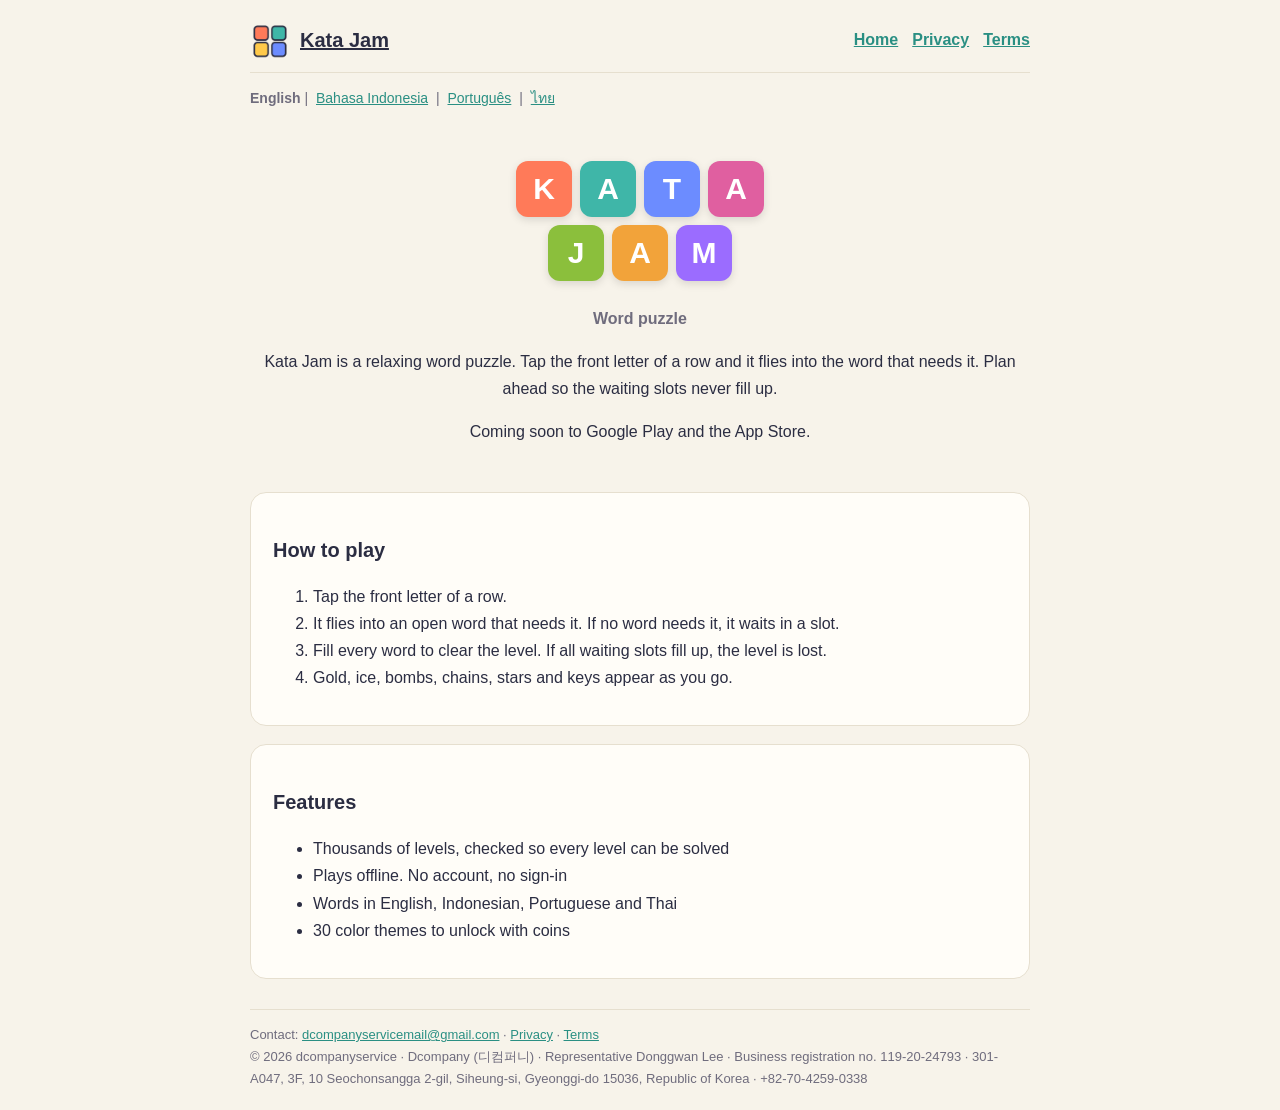
<file: index.html>
<!DOCTYPE html><html lang="en"><head><meta charset="UTF-8"><meta name="viewport" content="width=device-width,initial-scale=1"><title>Kata Jam</title><link rel="canonical" href="https://kata-jam.com/en/"><meta name="robots" content="noindex,follow"><script>(function(){var l="en";try{var n=String((navigator.languages&&navigator.languages[0])||navigator.language||"").toLowerCase();if(n.indexOf("id")===0||n.indexOf("in")===0)l="id";else if(n.indexOf("pt")===0)l="pt";else if(n.indexOf("th")===0)l="th";}catch(e){}location.replace("/"+l+"/"+location.search+location.hash);})();</script><noscript><meta http-equiv="refresh" content="0; url=/en/"></noscript></head><body><a href="/en/">English</a> | <a href="/id/">Bahasa Indonesia</a> | <a href="/pt/">Português</a> | <a href="/th/">ไทย</a></body></html>
</file>
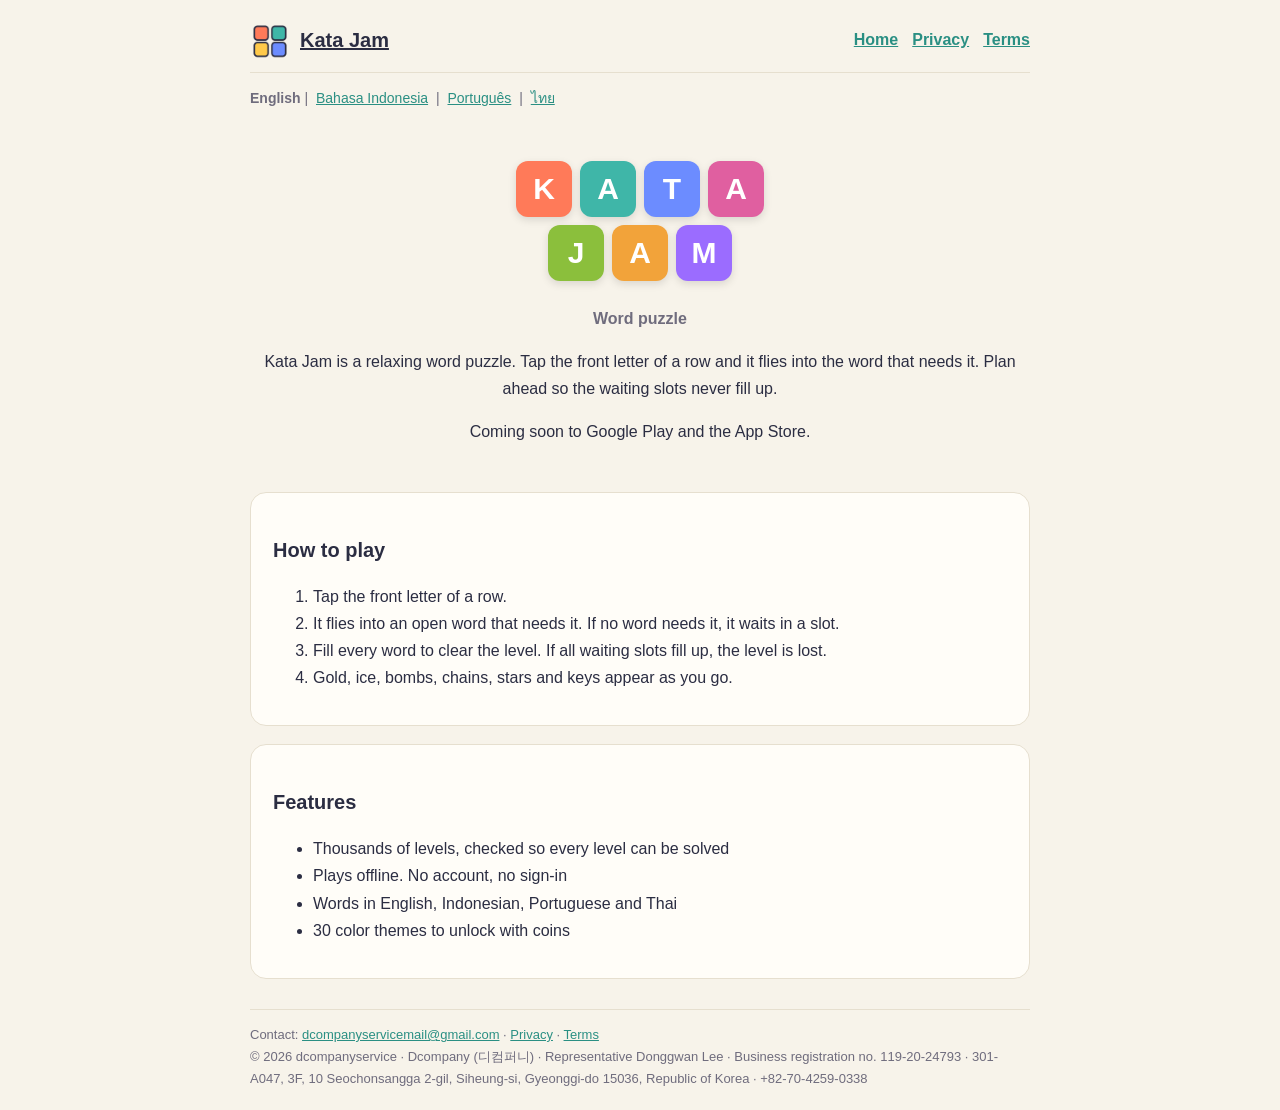
<file: en/index.html>
<!DOCTYPE html><html lang="en"><head><meta charset="UTF-8"><meta name="viewport" content="width=device-width,initial-scale=1"><title>Kata Jam - Word puzzle</title><meta name="description" content="Kata Jam is a relaxing word puzzle. Tap the front letter of a row and it flies into the word that needs it. Plan ahead so the waiting slots never fill up."><link rel="canonical" href="https://kata-jam.com/en/"><link rel="alternate" hreflang="en" href="https://kata-jam.com/en/"><link rel="alternate" hreflang="id" href="https://kata-jam.com/id/"><link rel="alternate" hreflang="pt" href="https://kata-jam.com/pt/"><link rel="alternate" hreflang="th" href="https://kata-jam.com/th/"><link rel="alternate" hreflang="x-default" href="https://kata-jam.com/en/"><link rel="icon" type="image/png" href="/assets/icon.png"><link rel="stylesheet" href="/assets/style.css"></head><body><div class="wrap"><header><a class="brand" href="/en/"><img src="/assets/icon.png" alt="">Kata Jam</a><nav><a href="/en/">Home</a><a href="/en/privacy/">Privacy</a><a href="/en/terms/">Terms</a></nav></header><p class="langs"><b>English</b> | <a href="/id/">Bahasa Indonesia</a> | <a href="/pt/">Português</a> | <a href="/th/">ไทย</a></p><section class="hero"><div class="tiles"><div><div class="row"><span style="background:#ff7a59">K</span><span style="background:#3fb6a8">A</span><span style="background:#6c8cff">T</span><span style="background:#e05fa0">A</span></div><div class="row"><span style="background:#8bbf3c">J</span><span style="background:#f2a33a">A</span><span style="background:#9b6cff">M</span></div></div></div><p class="tag">Word puzzle</p><p>Kata Jam is a relaxing word puzzle. Tap the front letter of a row and it flies into the word that needs it. Plan ahead so the waiting slots never fill up.</p><p>Coming soon to Google Play and the App Store.</p></section><div class="card"><h2>How to play</h2><ol><li>Tap the front letter of a row.</li><li>It flies into an open word that needs it. If no word needs it, it waits in a slot.</li><li>Fill every word to clear the level. If all waiting slots fill up, the level is lost.</li><li>Gold, ice, bombs, chains, stars and keys appear as you go.</li></ol></div><div class="card"><h2>Features</h2><ul><li>Thousands of levels, checked so every level can be solved</li><li>Plays offline. No account, no sign-in</li><li>Words in English, Indonesian, Portuguese and Thai</li><li>30 color themes to unlock with coins</li></ul></div><footer>Contact: <a href="mailto:dcompanyservicemail@gmail.com">dcompanyservicemail@gmail.com</a> &middot; <a href="/en/privacy/">Privacy</a> &middot; <a href="/en/terms/">Terms</a><br>&copy; 2026 dcompanyservice &middot; Dcompany (디컴퍼니) &middot; Representative Donggwan Lee &middot; Business registration no. 119-20-24793 &middot; 301-A047, 3F, 10 Seochonsangga 2-gil, Siheung-si, Gyeonggi-do 15036, Republic of Korea &middot; +82-70-4259-0338</footer></div></body></html>
</file>
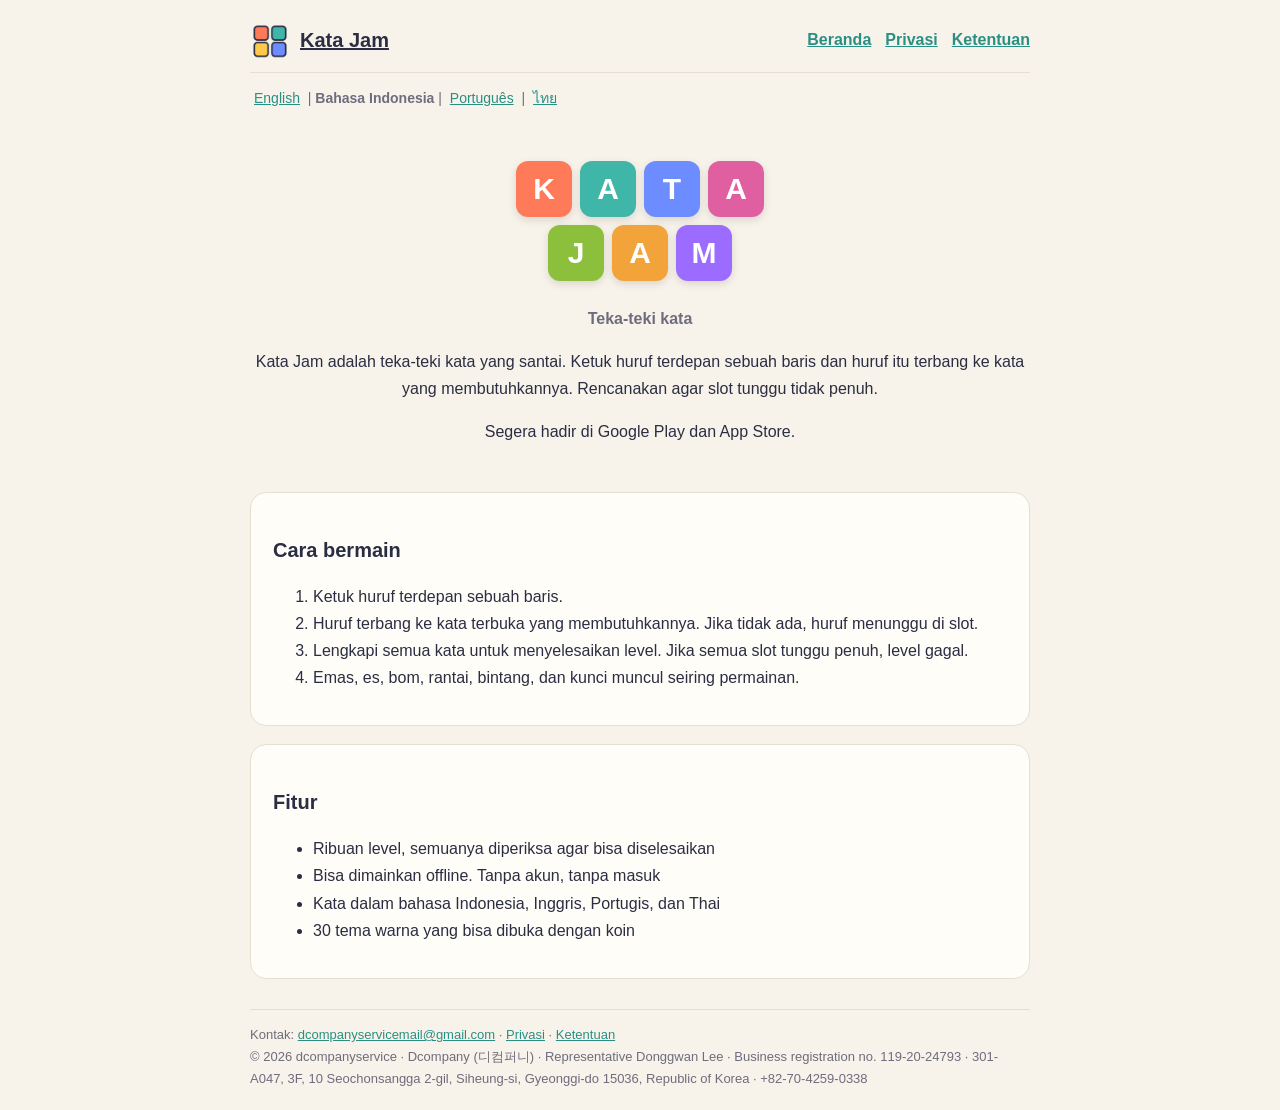
<file: id/index.html>
<!DOCTYPE html><html lang="id"><head><meta charset="UTF-8"><meta name="viewport" content="width=device-width,initial-scale=1"><title>Kata Jam - Teka-teki kata</title><meta name="description" content="Kata Jam adalah teka-teki kata yang santai. Ketuk huruf terdepan sebuah baris dan huruf itu terbang ke kata yang membutuhkannya. Rencanakan agar slot tunggu tidak penuh."><link rel="canonical" href="https://kata-jam.com/id/"><link rel="alternate" hreflang="en" href="https://kata-jam.com/en/"><link rel="alternate" hreflang="id" href="https://kata-jam.com/id/"><link rel="alternate" hreflang="pt" href="https://kata-jam.com/pt/"><link rel="alternate" hreflang="th" href="https://kata-jam.com/th/"><link rel="alternate" hreflang="x-default" href="https://kata-jam.com/en/"><link rel="icon" type="image/png" href="/assets/icon.png"><link rel="stylesheet" href="/assets/style.css"></head><body><div class="wrap"><header><a class="brand" href="/id/"><img src="/assets/icon.png" alt="">Kata Jam</a><nav><a href="/id/">Beranda</a><a href="/id/privacy/">Privasi</a><a href="/id/terms/">Ketentuan</a></nav></header><p class="langs"><a href="/en/">English</a> | <b>Bahasa Indonesia</b> | <a href="/pt/">Português</a> | <a href="/th/">ไทย</a></p><section class="hero"><div class="tiles"><div><div class="row"><span style="background:#ff7a59">K</span><span style="background:#3fb6a8">A</span><span style="background:#6c8cff">T</span><span style="background:#e05fa0">A</span></div><div class="row"><span style="background:#8bbf3c">J</span><span style="background:#f2a33a">A</span><span style="background:#9b6cff">M</span></div></div></div><p class="tag">Teka-teki kata</p><p>Kata Jam adalah teka-teki kata yang santai. Ketuk huruf terdepan sebuah baris dan huruf itu terbang ke kata yang membutuhkannya. Rencanakan agar slot tunggu tidak penuh.</p><p>Segera hadir di Google Play dan App Store.</p></section><div class="card"><h2>Cara bermain</h2><ol><li>Ketuk huruf terdepan sebuah baris.</li><li>Huruf terbang ke kata terbuka yang membutuhkannya. Jika tidak ada, huruf menunggu di slot.</li><li>Lengkapi semua kata untuk menyelesaikan level. Jika semua slot tunggu penuh, level gagal.</li><li>Emas, es, bom, rantai, bintang, dan kunci muncul seiring permainan.</li></ol></div><div class="card"><h2>Fitur</h2><ul><li>Ribuan level, semuanya diperiksa agar bisa diselesaikan</li><li>Bisa dimainkan offline. Tanpa akun, tanpa masuk</li><li>Kata dalam bahasa Indonesia, Inggris, Portugis, dan Thai</li><li>30 tema warna yang bisa dibuka dengan koin</li></ul></div><footer>Kontak: <a href="mailto:dcompanyservicemail@gmail.com">dcompanyservicemail@gmail.com</a> &middot; <a href="/id/privacy/">Privasi</a> &middot; <a href="/id/terms/">Ketentuan</a><br>&copy; 2026 dcompanyservice &middot; Dcompany (디컴퍼니) &middot; Representative Donggwan Lee &middot; Business registration no. 119-20-24793 &middot; 301-A047, 3F, 10 Seochonsangga 2-gil, Siheung-si, Gyeonggi-do 15036, Republic of Korea &middot; +82-70-4259-0338</footer></div></body></html>
</file>
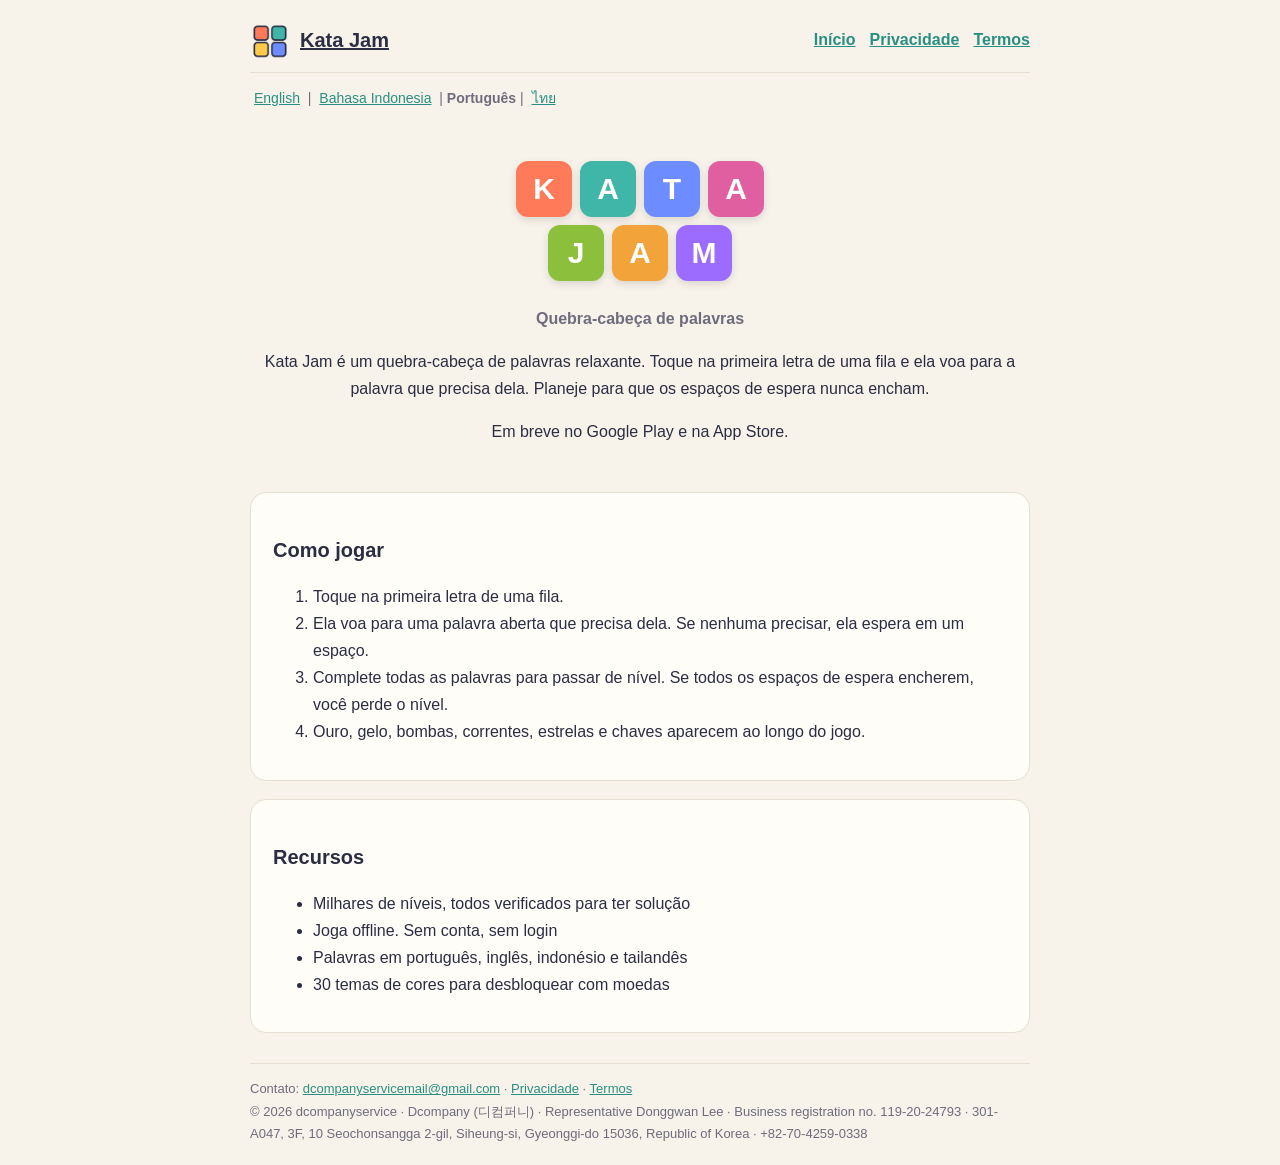
<file: pt/index.html>
<!DOCTYPE html><html lang="pt"><head><meta charset="UTF-8"><meta name="viewport" content="width=device-width,initial-scale=1"><title>Kata Jam - Quebra-cabeça de palavras</title><meta name="description" content="Kata Jam é um quebra-cabeça de palavras relaxante. Toque na primeira letra de uma fila e ela voa para a palavra que precisa dela. Planeje para que os espaços de espera nunca encham."><link rel="canonical" href="https://kata-jam.com/pt/"><link rel="alternate" hreflang="en" href="https://kata-jam.com/en/"><link rel="alternate" hreflang="id" href="https://kata-jam.com/id/"><link rel="alternate" hreflang="pt" href="https://kata-jam.com/pt/"><link rel="alternate" hreflang="th" href="https://kata-jam.com/th/"><link rel="alternate" hreflang="x-default" href="https://kata-jam.com/en/"><link rel="icon" type="image/png" href="/assets/icon.png"><link rel="stylesheet" href="/assets/style.css"></head><body><div class="wrap"><header><a class="brand" href="/pt/"><img src="/assets/icon.png" alt="">Kata Jam</a><nav><a href="/pt/">Início</a><a href="/pt/privacy/">Privacidade</a><a href="/pt/terms/">Termos</a></nav></header><p class="langs"><a href="/en/">English</a> | <a href="/id/">Bahasa Indonesia</a> | <b>Português</b> | <a href="/th/">ไทย</a></p><section class="hero"><div class="tiles"><div><div class="row"><span style="background:#ff7a59">K</span><span style="background:#3fb6a8">A</span><span style="background:#6c8cff">T</span><span style="background:#e05fa0">A</span></div><div class="row"><span style="background:#8bbf3c">J</span><span style="background:#f2a33a">A</span><span style="background:#9b6cff">M</span></div></div></div><p class="tag">Quebra-cabeça de palavras</p><p>Kata Jam é um quebra-cabeça de palavras relaxante. Toque na primeira letra de uma fila e ela voa para a palavra que precisa dela. Planeje para que os espaços de espera nunca encham.</p><p>Em breve no Google Play e na App Store.</p></section><div class="card"><h2>Como jogar</h2><ol><li>Toque na primeira letra de uma fila.</li><li>Ela voa para uma palavra aberta que precisa dela. Se nenhuma precisar, ela espera em um espaço.</li><li>Complete todas as palavras para passar de nível. Se todos os espaços de espera encherem, você perde o nível.</li><li>Ouro, gelo, bombas, correntes, estrelas e chaves aparecem ao longo do jogo.</li></ol></div><div class="card"><h2>Recursos</h2><ul><li>Milhares de níveis, todos verificados para ter solução</li><li>Joga offline. Sem conta, sem login</li><li>Palavras em português, inglês, indonésio e tailandês</li><li>30 temas de cores para desbloquear com moedas</li></ul></div><footer>Contato: <a href="mailto:dcompanyservicemail@gmail.com">dcompanyservicemail@gmail.com</a> &middot; <a href="/pt/privacy/">Privacidade</a> &middot; <a href="/pt/terms/">Termos</a><br>&copy; 2026 dcompanyservice &middot; Dcompany (디컴퍼니) &middot; Representative Donggwan Lee &middot; Business registration no. 119-20-24793 &middot; 301-A047, 3F, 10 Seochonsangga 2-gil, Siheung-si, Gyeonggi-do 15036, Republic of Korea &middot; +82-70-4259-0338</footer></div></body></html>
</file>
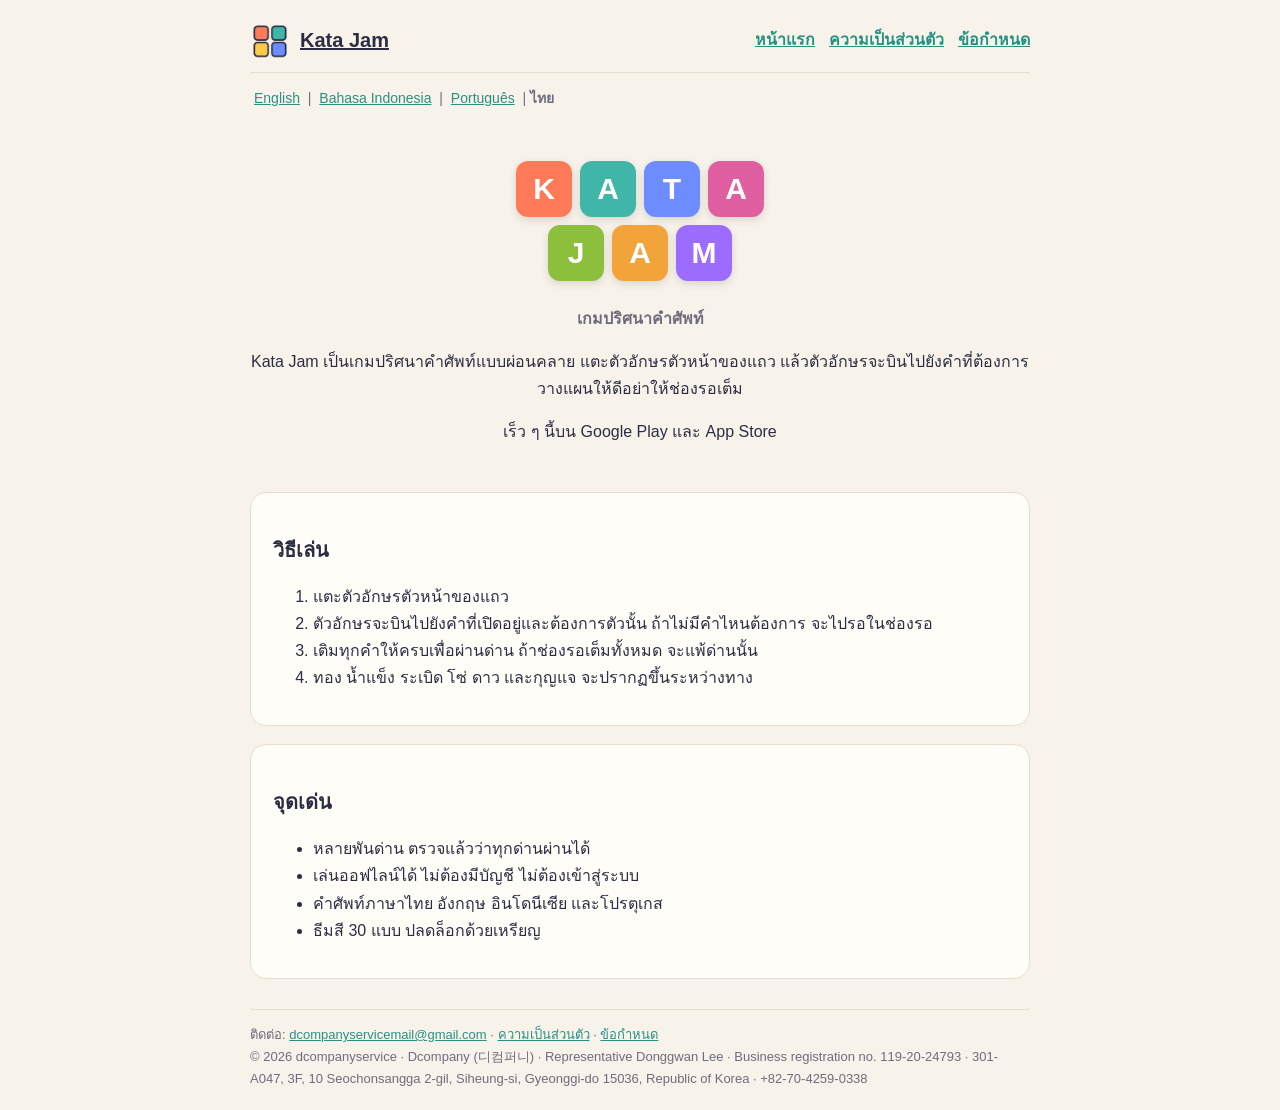
<file: th/index.html>
<!DOCTYPE html><html lang="th"><head><meta charset="UTF-8"><meta name="viewport" content="width=device-width,initial-scale=1"><title>Kata Jam - เกมปริศนาคำศัพท์</title><meta name="description" content="Kata Jam เป็นเกมปริศนาคำศัพท์แบบผ่อนคลาย แตะตัวอักษรตัวหน้าของแถว แล้วตัวอักษรจะบินไปยังคำที่ต้องการ วางแผนให้ดีอย่าให้ช่องรอเต็ม"><link rel="canonical" href="https://kata-jam.com/th/"><link rel="alternate" hreflang="en" href="https://kata-jam.com/en/"><link rel="alternate" hreflang="id" href="https://kata-jam.com/id/"><link rel="alternate" hreflang="pt" href="https://kata-jam.com/pt/"><link rel="alternate" hreflang="th" href="https://kata-jam.com/th/"><link rel="alternate" hreflang="x-default" href="https://kata-jam.com/en/"><link rel="icon" type="image/png" href="/assets/icon.png"><link rel="stylesheet" href="/assets/style.css"></head><body><div class="wrap"><header><a class="brand" href="/th/"><img src="/assets/icon.png" alt="">Kata Jam</a><nav><a href="/th/">หน้าแรก</a><a href="/th/privacy/">ความเป็นส่วนตัว</a><a href="/th/terms/">ข้อกำหนด</a></nav></header><p class="langs"><a href="/en/">English</a> | <a href="/id/">Bahasa Indonesia</a> | <a href="/pt/">Português</a> | <b>ไทย</b></p><section class="hero"><div class="tiles"><div><div class="row"><span style="background:#ff7a59">K</span><span style="background:#3fb6a8">A</span><span style="background:#6c8cff">T</span><span style="background:#e05fa0">A</span></div><div class="row"><span style="background:#8bbf3c">J</span><span style="background:#f2a33a">A</span><span style="background:#9b6cff">M</span></div></div></div><p class="tag">เกมปริศนาคำศัพท์</p><p>Kata Jam เป็นเกมปริศนาคำศัพท์แบบผ่อนคลาย แตะตัวอักษรตัวหน้าของแถว แล้วตัวอักษรจะบินไปยังคำที่ต้องการ วางแผนให้ดีอย่าให้ช่องรอเต็ม</p><p>เร็ว ๆ นี้บน Google Play และ App Store</p></section><div class="card"><h2>วิธีเล่น</h2><ol><li>แตะตัวอักษรตัวหน้าของแถว</li><li>ตัวอักษรจะบินไปยังคำที่เปิดอยู่และต้องการตัวนั้น ถ้าไม่มีคำไหนต้องการ จะไปรอในช่องรอ</li><li>เติมทุกคำให้ครบเพื่อผ่านด่าน ถ้าช่องรอเต็มทั้งหมด จะแพ้ด่านนั้น</li><li>ทอง น้ำแข็ง ระเบิด โซ่ ดาว และกุญแจ จะปรากฏขึ้นระหว่างทาง</li></ol></div><div class="card"><h2>จุดเด่น</h2><ul><li>หลายพันด่าน ตรวจแล้วว่าทุกด่านผ่านได้</li><li>เล่นออฟไลน์ได้ ไม่ต้องมีบัญชี ไม่ต้องเข้าสู่ระบบ</li><li>คำศัพท์ภาษาไทย อังกฤษ อินโดนีเซีย และโปรตุเกส</li><li>ธีมสี 30 แบบ ปลดล็อกด้วยเหรียญ</li></ul></div><footer>ติดต่อ: <a href="mailto:dcompanyservicemail@gmail.com">dcompanyservicemail@gmail.com</a> &middot; <a href="/th/privacy/">ความเป็นส่วนตัว</a> &middot; <a href="/th/terms/">ข้อกำหนด</a><br>&copy; 2026 dcompanyservice &middot; Dcompany (디컴퍼니) &middot; Representative Donggwan Lee &middot; Business registration no. 119-20-24793 &middot; 301-A047, 3F, 10 Seochonsangga 2-gil, Siheung-si, Gyeonggi-do 15036, Republic of Korea &middot; +82-70-4259-0338</footer></div></body></html>
</file>
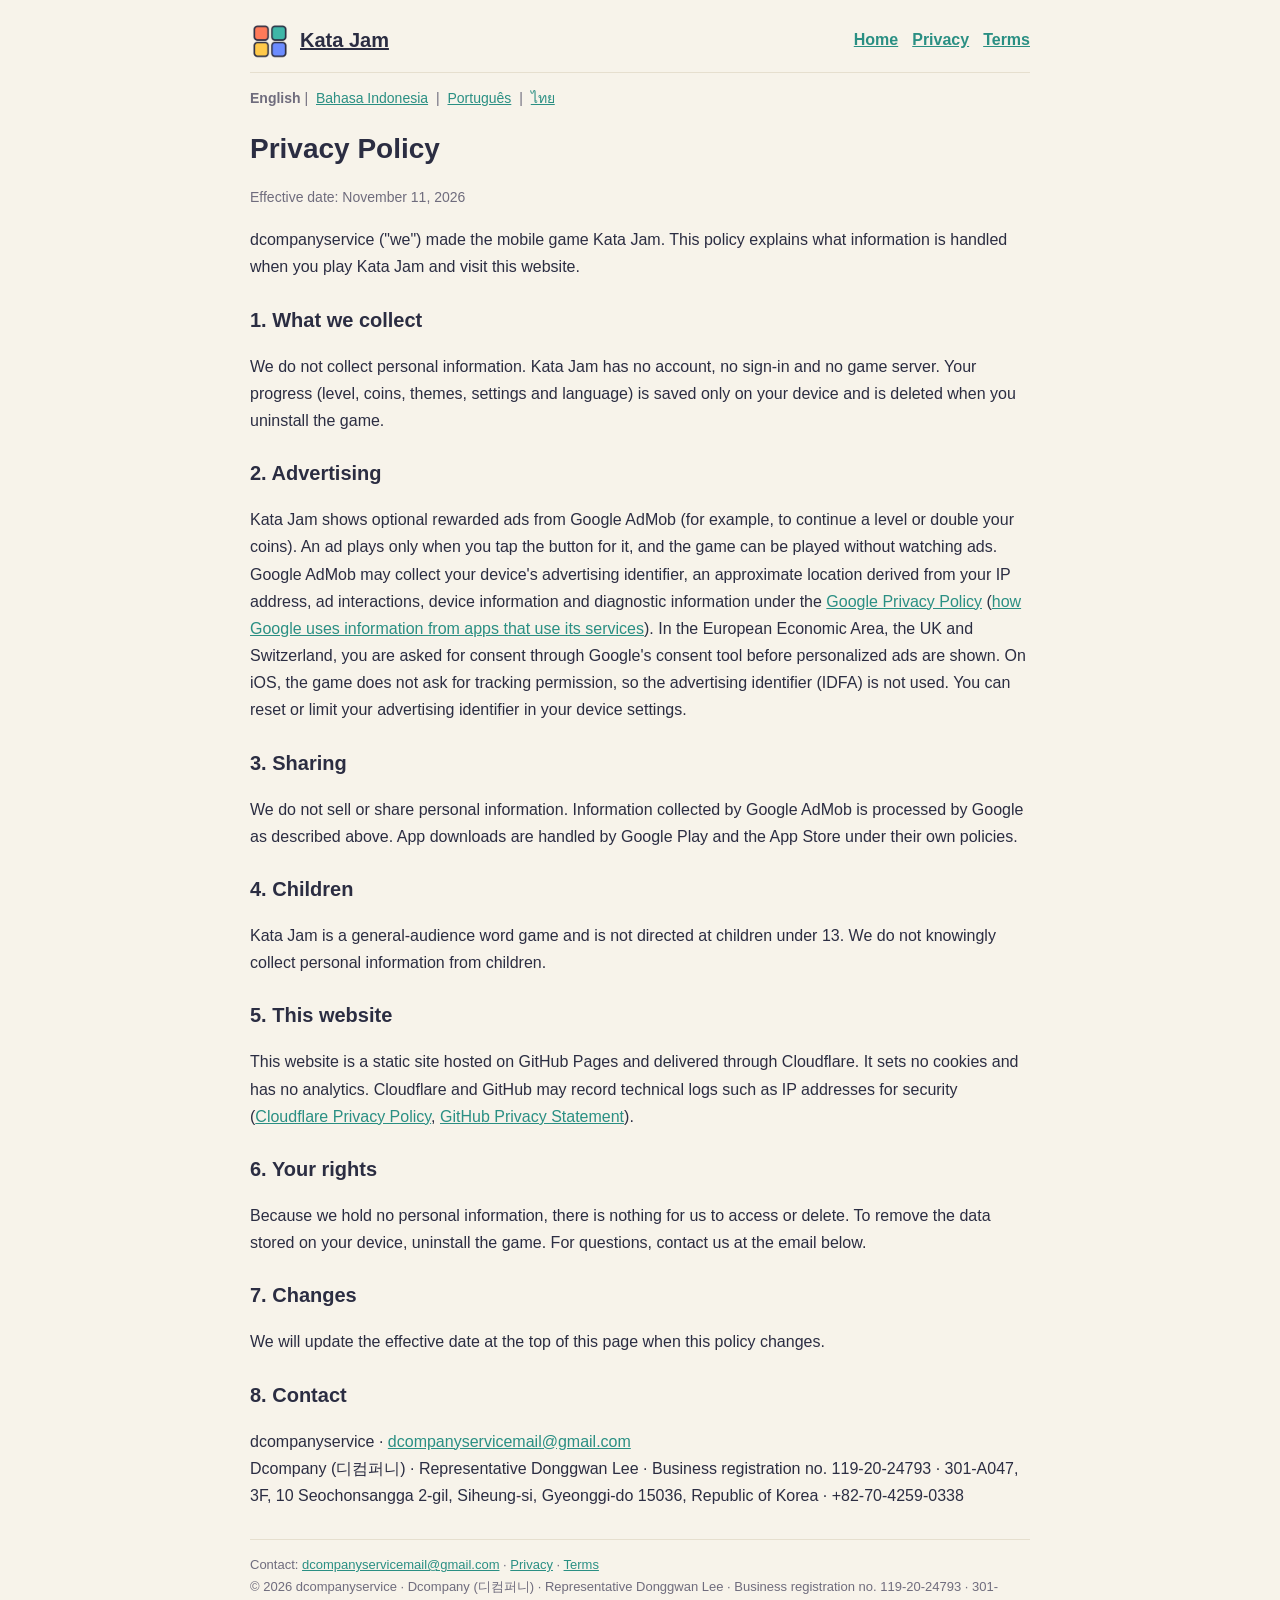
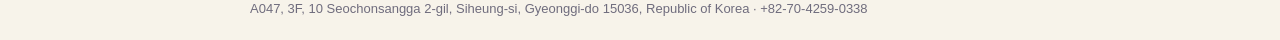
<file: en/privacy/index.html>
<!DOCTYPE html><html lang="en"><head><meta charset="UTF-8"><meta name="viewport" content="width=device-width,initial-scale=1"><title>Privacy Policy - Kata Jam</title><meta name="description" content="Privacy Policy"><link rel="canonical" href="https://kata-jam.com/en/privacy/"><link rel="alternate" hreflang="en" href="https://kata-jam.com/en/privacy/"><link rel="alternate" hreflang="id" href="https://kata-jam.com/id/privacy/"><link rel="alternate" hreflang="pt" href="https://kata-jam.com/pt/privacy/"><link rel="alternate" hreflang="th" href="https://kata-jam.com/th/privacy/"><link rel="alternate" hreflang="x-default" href="https://kata-jam.com/en/privacy/"><link rel="icon" type="image/png" href="/assets/icon.png"><link rel="stylesheet" href="/assets/style.css"></head><body><div class="wrap"><header><a class="brand" href="/en/"><img src="/assets/icon.png" alt="">Kata Jam</a><nav><a href="/en/">Home</a><a href="/en/privacy/">Privacy</a><a href="/en/terms/">Terms</a></nav></header><p class="langs"><b>English</b> | <a href="/id/privacy/">Bahasa Indonesia</a> | <a href="/pt/privacy/">Português</a> | <a href="/th/privacy/">ไทย</a></p><h1>Privacy Policy</h1><p class="langs">Effective date: November 11, 2026</p><p>dcompanyservice ("we") made the mobile game Kata Jam. This policy explains what information is handled when you play Kata Jam and visit this website.</p><h2>1. What we collect</h2><p>We do not collect personal information. Kata Jam has no account, no sign-in and no game server. Your progress (level, coins, themes, settings and language) is saved only on your device and is deleted when you uninstall the game.</p><h2>2. Advertising</h2><p>Kata Jam shows optional rewarded ads from Google AdMob (for example, to continue a level or double your coins). An ad plays only when you tap the button for it, and the game can be played without watching ads. Google AdMob may collect your device's advertising identifier, an approximate location derived from your IP address, ad interactions, device information and diagnostic information under the <a href="https://policies.google.com/privacy">Google Privacy Policy</a> (<a href="https://policies.google.com/technologies/partner-sites">how Google uses information from apps that use its services</a>). In the European Economic Area, the UK and Switzerland, you are asked for consent through Google's consent tool before personalized ads are shown. On iOS, the game does not ask for tracking permission, so the advertising identifier (IDFA) is not used. You can reset or limit your advertising identifier in your device settings.</p><h2>3. Sharing</h2><p>We do not sell or share personal information. Information collected by Google AdMob is processed by Google as described above. App downloads are handled by Google Play and the App Store under their own policies.</p><h2>4. Children</h2><p>Kata Jam is a general-audience word game and is not directed at children under 13. We do not knowingly collect personal information from children.</p><h2>5. This website</h2><p>This website is a static site hosted on GitHub Pages and delivered through Cloudflare. It sets no cookies and has no analytics. Cloudflare and GitHub may record technical logs such as IP addresses for security (<a href="https://www.cloudflare.com/privacypolicy/">Cloudflare Privacy Policy</a>, <a href="https://docs.github.com/site-policy/privacy-policies/github-general-privacy-statement">GitHub Privacy Statement</a>).</p><h2>6. Your rights</h2><p>Because we hold no personal information, there is nothing for us to access or delete. To remove the data stored on your device, uninstall the game. For questions, contact us at the email below.</p><h2>7. Changes</h2><p>We will update the effective date at the top of this page when this policy changes.</p><h2>8. Contact</h2><p>dcompanyservice &middot; <a href="mailto:dcompanyservicemail@gmail.com">dcompanyservicemail@gmail.com</a><br>Dcompany (디컴퍼니) &middot; Representative Donggwan Lee &middot; Business registration no. 119-20-24793 &middot; 301-A047, 3F, 10 Seochonsangga 2-gil, Siheung-si, Gyeonggi-do 15036, Republic of Korea &middot; +82-70-4259-0338</p><footer>Contact: <a href="mailto:dcompanyservicemail@gmail.com">dcompanyservicemail@gmail.com</a> &middot; <a href="/en/privacy/">Privacy</a> &middot; <a href="/en/terms/">Terms</a><br>&copy; 2026 dcompanyservice &middot; Dcompany (디컴퍼니) &middot; Representative Donggwan Lee &middot; Business registration no. 119-20-24793 &middot; 301-A047, 3F, 10 Seochonsangga 2-gil, Siheung-si, Gyeonggi-do 15036, Republic of Korea &middot; +82-70-4259-0338</footer></div></body></html>
</file>
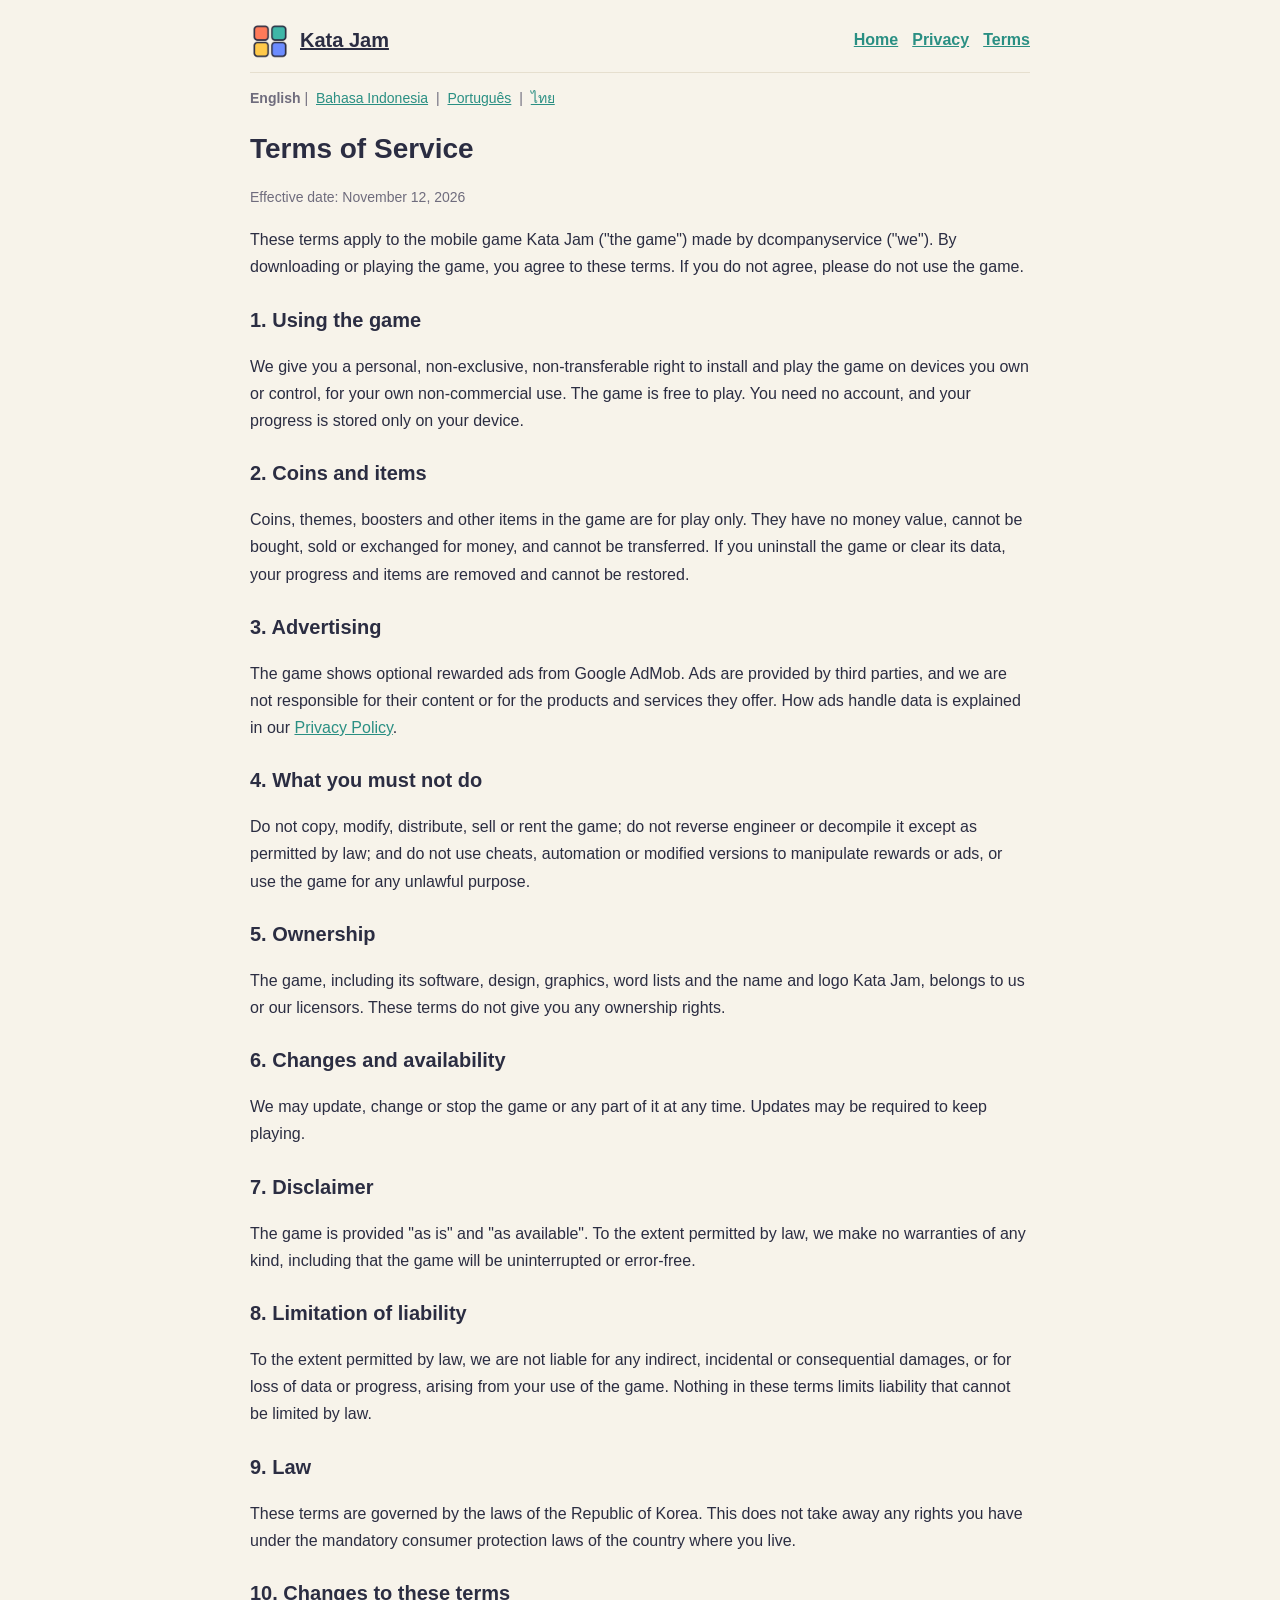
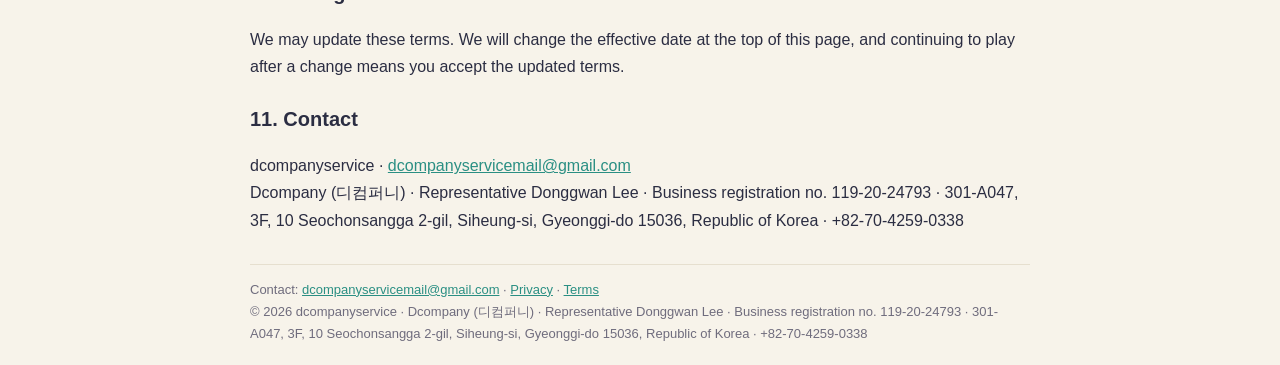
<file: en/terms/index.html>
<!DOCTYPE html><html lang="en"><head><meta charset="UTF-8"><meta name="viewport" content="width=device-width,initial-scale=1"><title>Terms of Service - Kata Jam</title><meta name="description" content="Terms of Service"><link rel="canonical" href="https://kata-jam.com/en/terms/"><link rel="alternate" hreflang="en" href="https://kata-jam.com/en/terms/"><link rel="alternate" hreflang="id" href="https://kata-jam.com/id/terms/"><link rel="alternate" hreflang="pt" href="https://kata-jam.com/pt/terms/"><link rel="alternate" hreflang="th" href="https://kata-jam.com/th/terms/"><link rel="alternate" hreflang="x-default" href="https://kata-jam.com/en/terms/"><link rel="icon" type="image/png" href="/assets/icon.png"><link rel="stylesheet" href="/assets/style.css"></head><body><div class="wrap"><header><a class="brand" href="/en/"><img src="/assets/icon.png" alt="">Kata Jam</a><nav><a href="/en/">Home</a><a href="/en/privacy/">Privacy</a><a href="/en/terms/">Terms</a></nav></header><p class="langs"><b>English</b> | <a href="/id/terms/">Bahasa Indonesia</a> | <a href="/pt/terms/">Português</a> | <a href="/th/terms/">ไทย</a></p><h1>Terms of Service</h1><p class="langs">Effective date: November 12, 2026</p><p>These terms apply to the mobile game Kata Jam ("the game") made by dcompanyservice ("we"). By downloading or playing the game, you agree to these terms. If you do not agree, please do not use the game.</p><h2>1. Using the game</h2><p>We give you a personal, non-exclusive, non-transferable right to install and play the game on devices you own or control, for your own non-commercial use. The game is free to play. You need no account, and your progress is stored only on your device.</p><h2>2. Coins and items</h2><p>Coins, themes, boosters and other items in the game are for play only. They have no money value, cannot be bought, sold or exchanged for money, and cannot be transferred. If you uninstall the game or clear its data, your progress and items are removed and cannot be restored.</p><h2>3. Advertising</h2><p>The game shows optional rewarded ads from Google AdMob. Ads are provided by third parties, and we are not responsible for their content or for the products and services they offer. How ads handle data is explained in our <a href="/en/privacy/">Privacy Policy</a>.</p><h2>4. What you must not do</h2><p>Do not copy, modify, distribute, sell or rent the game; do not reverse engineer or decompile it except as permitted by law; and do not use cheats, automation or modified versions to manipulate rewards or ads, or use the game for any unlawful purpose.</p><h2>5. Ownership</h2><p>The game, including its software, design, graphics, word lists and the name and logo Kata Jam, belongs to us or our licensors. These terms do not give you any ownership rights.</p><h2>6. Changes and availability</h2><p>We may update, change or stop the game or any part of it at any time. Updates may be required to keep playing.</p><h2>7. Disclaimer</h2><p>The game is provided "as is" and "as available". To the extent permitted by law, we make no warranties of any kind, including that the game will be uninterrupted or error-free.</p><h2>8. Limitation of liability</h2><p>To the extent permitted by law, we are not liable for any indirect, incidental or consequential damages, or for loss of data or progress, arising from your use of the game. Nothing in these terms limits liability that cannot be limited by law.</p><h2>9. Law</h2><p>These terms are governed by the laws of the Republic of Korea. This does not take away any rights you have under the mandatory consumer protection laws of the country where you live.</p><h2>10. Changes to these terms</h2><p>We may update these terms. We will change the effective date at the top of this page, and continuing to play after a change means you accept the updated terms.</p><h2>11. Contact</h2><p>dcompanyservice &middot; <a href="mailto:dcompanyservicemail@gmail.com">dcompanyservicemail@gmail.com</a><br>Dcompany (디컴퍼니) &middot; Representative Donggwan Lee &middot; Business registration no. 119-20-24793 &middot; 301-A047, 3F, 10 Seochonsangga 2-gil, Siheung-si, Gyeonggi-do 15036, Republic of Korea &middot; +82-70-4259-0338</p><footer>Contact: <a href="mailto:dcompanyservicemail@gmail.com">dcompanyservicemail@gmail.com</a> &middot; <a href="/en/privacy/">Privacy</a> &middot; <a href="/en/terms/">Terms</a><br>&copy; 2026 dcompanyservice &middot; Dcompany (디컴퍼니) &middot; Representative Donggwan Lee &middot; Business registration no. 119-20-24793 &middot; 301-A047, 3F, 10 Seochonsangga 2-gil, Siheung-si, Gyeonggi-do 15036, Republic of Korea &middot; +82-70-4259-0338</footer></div></body></html>
</file>
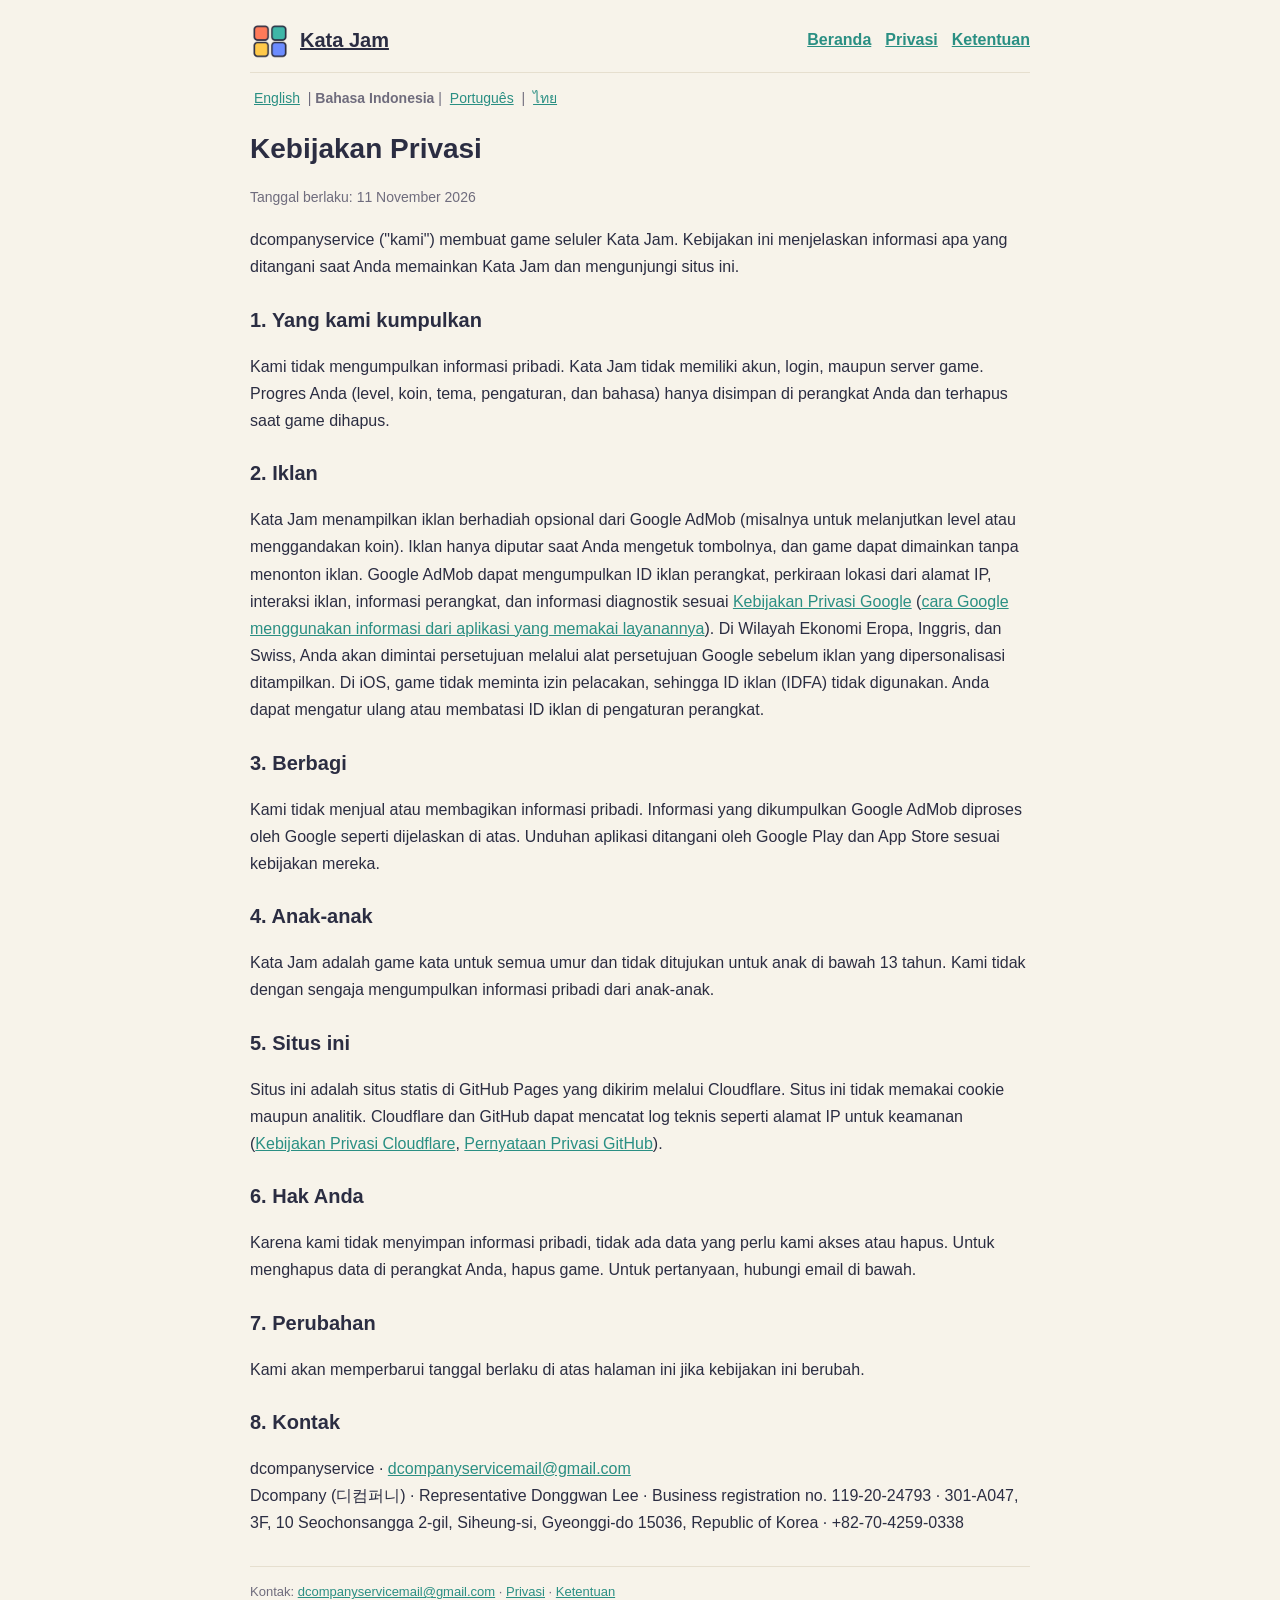
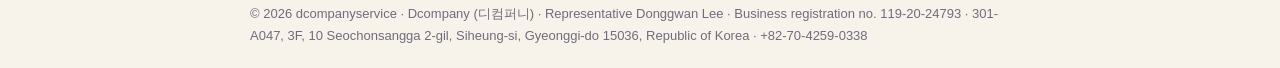
<file: id/privacy/index.html>
<!DOCTYPE html><html lang="id"><head><meta charset="UTF-8"><meta name="viewport" content="width=device-width,initial-scale=1"><title>Kebijakan Privasi - Kata Jam</title><meta name="description" content="Kebijakan Privasi"><link rel="canonical" href="https://kata-jam.com/id/privacy/"><link rel="alternate" hreflang="en" href="https://kata-jam.com/en/privacy/"><link rel="alternate" hreflang="id" href="https://kata-jam.com/id/privacy/"><link rel="alternate" hreflang="pt" href="https://kata-jam.com/pt/privacy/"><link rel="alternate" hreflang="th" href="https://kata-jam.com/th/privacy/"><link rel="alternate" hreflang="x-default" href="https://kata-jam.com/en/privacy/"><link rel="icon" type="image/png" href="/assets/icon.png"><link rel="stylesheet" href="/assets/style.css"></head><body><div class="wrap"><header><a class="brand" href="/id/"><img src="/assets/icon.png" alt="">Kata Jam</a><nav><a href="/id/">Beranda</a><a href="/id/privacy/">Privasi</a><a href="/id/terms/">Ketentuan</a></nav></header><p class="langs"><a href="/en/privacy/">English</a> | <b>Bahasa Indonesia</b> | <a href="/pt/privacy/">Português</a> | <a href="/th/privacy/">ไทย</a></p><h1>Kebijakan Privasi</h1><p class="langs">Tanggal berlaku: 11 November 2026</p><p>dcompanyservice ("kami") membuat game seluler Kata Jam. Kebijakan ini menjelaskan informasi apa yang ditangani saat Anda memainkan Kata Jam dan mengunjungi situs ini.</p><h2>1. Yang kami kumpulkan</h2><p>Kami tidak mengumpulkan informasi pribadi. Kata Jam tidak memiliki akun, login, maupun server game. Progres Anda (level, koin, tema, pengaturan, dan bahasa) hanya disimpan di perangkat Anda dan terhapus saat game dihapus.</p><h2>2. Iklan</h2><p>Kata Jam menampilkan iklan berhadiah opsional dari Google AdMob (misalnya untuk melanjutkan level atau menggandakan koin). Iklan hanya diputar saat Anda mengetuk tombolnya, dan game dapat dimainkan tanpa menonton iklan. Google AdMob dapat mengumpulkan ID iklan perangkat, perkiraan lokasi dari alamat IP, interaksi iklan, informasi perangkat, dan informasi diagnostik sesuai <a href="https://policies.google.com/privacy">Kebijakan Privasi Google</a> (<a href="https://policies.google.com/technologies/partner-sites">cara Google menggunakan informasi dari aplikasi yang memakai layanannya</a>). Di Wilayah Ekonomi Eropa, Inggris, dan Swiss, Anda akan dimintai persetujuan melalui alat persetujuan Google sebelum iklan yang dipersonalisasi ditampilkan. Di iOS, game tidak meminta izin pelacakan, sehingga ID iklan (IDFA) tidak digunakan. Anda dapat mengatur ulang atau membatasi ID iklan di pengaturan perangkat.</p><h2>3. Berbagi</h2><p>Kami tidak menjual atau membagikan informasi pribadi. Informasi yang dikumpulkan Google AdMob diproses oleh Google seperti dijelaskan di atas. Unduhan aplikasi ditangani oleh Google Play dan App Store sesuai kebijakan mereka.</p><h2>4. Anak-anak</h2><p>Kata Jam adalah game kata untuk semua umur dan tidak ditujukan untuk anak di bawah 13 tahun. Kami tidak dengan sengaja mengumpulkan informasi pribadi dari anak-anak.</p><h2>5. Situs ini</h2><p>Situs ini adalah situs statis di GitHub Pages yang dikirim melalui Cloudflare. Situs ini tidak memakai cookie maupun analitik. Cloudflare dan GitHub dapat mencatat log teknis seperti alamat IP untuk keamanan (<a href="https://www.cloudflare.com/privacypolicy/">Kebijakan Privasi Cloudflare</a>, <a href="https://docs.github.com/site-policy/privacy-policies/github-general-privacy-statement">Pernyataan Privasi GitHub</a>).</p><h2>6. Hak Anda</h2><p>Karena kami tidak menyimpan informasi pribadi, tidak ada data yang perlu kami akses atau hapus. Untuk menghapus data di perangkat Anda, hapus game. Untuk pertanyaan, hubungi email di bawah.</p><h2>7. Perubahan</h2><p>Kami akan memperbarui tanggal berlaku di atas halaman ini jika kebijakan ini berubah.</p><h2>8. Kontak</h2><p>dcompanyservice &middot; <a href="mailto:dcompanyservicemail@gmail.com">dcompanyservicemail@gmail.com</a><br>Dcompany (디컴퍼니) &middot; Representative Donggwan Lee &middot; Business registration no. 119-20-24793 &middot; 301-A047, 3F, 10 Seochonsangga 2-gil, Siheung-si, Gyeonggi-do 15036, Republic of Korea &middot; +82-70-4259-0338</p><footer>Kontak: <a href="mailto:dcompanyservicemail@gmail.com">dcompanyservicemail@gmail.com</a> &middot; <a href="/id/privacy/">Privasi</a> &middot; <a href="/id/terms/">Ketentuan</a><br>&copy; 2026 dcompanyservice &middot; Dcompany (디컴퍼니) &middot; Representative Donggwan Lee &middot; Business registration no. 119-20-24793 &middot; 301-A047, 3F, 10 Seochonsangga 2-gil, Siheung-si, Gyeonggi-do 15036, Republic of Korea &middot; +82-70-4259-0338</footer></div></body></html>
</file>
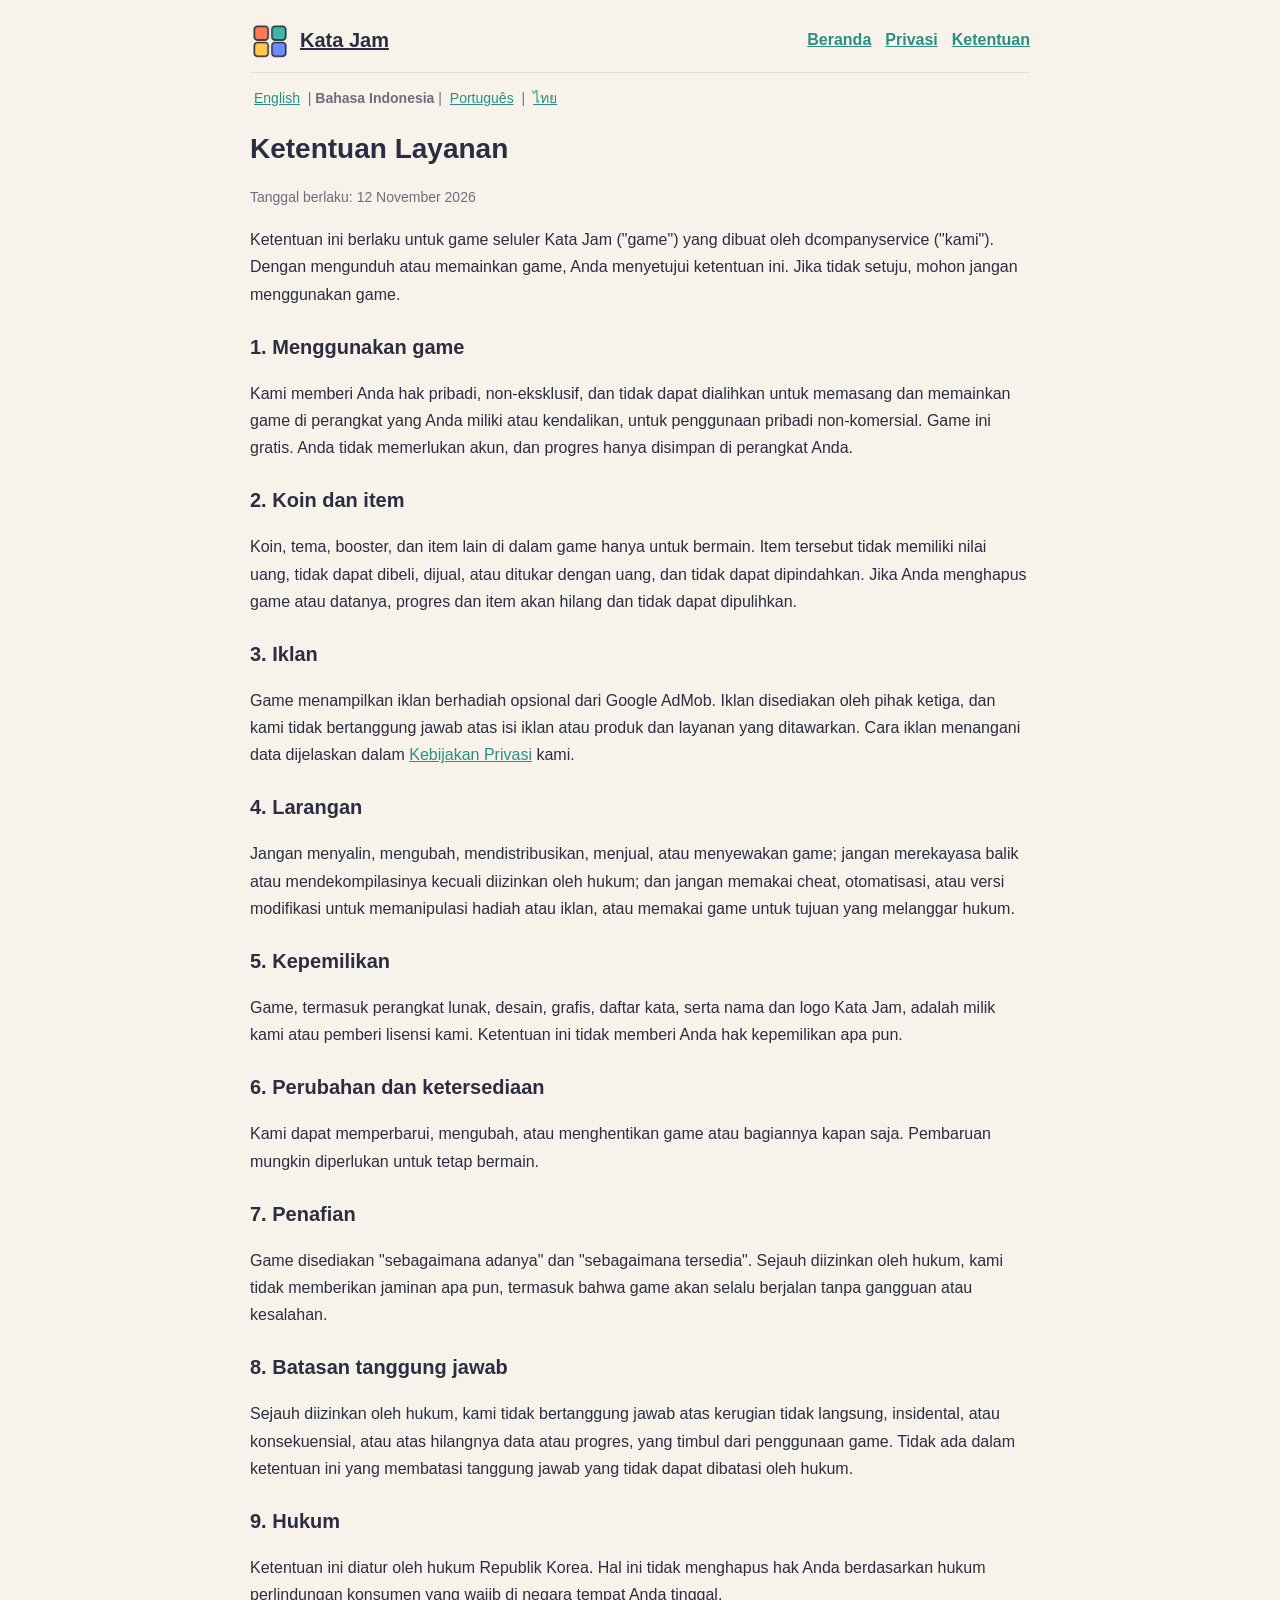
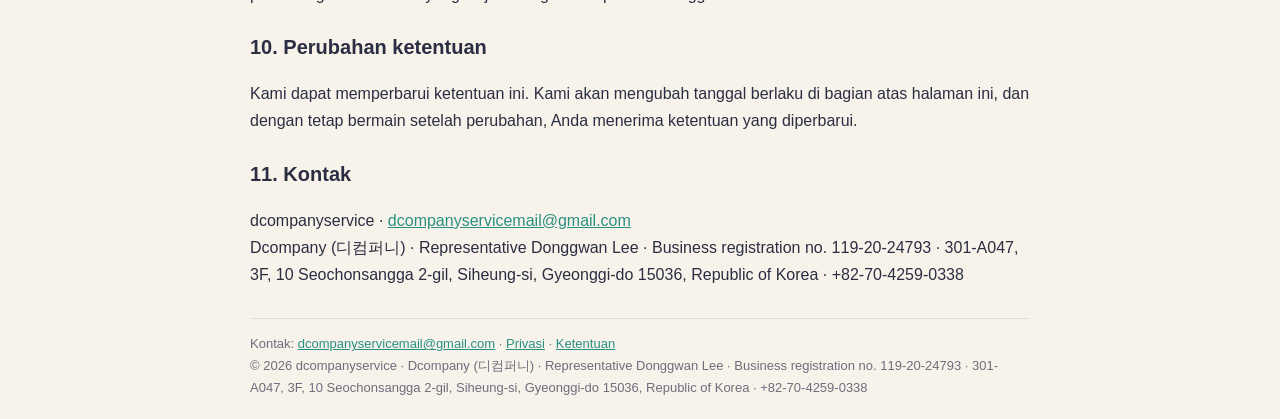
<file: id/terms/index.html>
<!DOCTYPE html><html lang="id"><head><meta charset="UTF-8"><meta name="viewport" content="width=device-width,initial-scale=1"><title>Ketentuan Layanan - Kata Jam</title><meta name="description" content="Ketentuan Layanan"><link rel="canonical" href="https://kata-jam.com/id/terms/"><link rel="alternate" hreflang="en" href="https://kata-jam.com/en/terms/"><link rel="alternate" hreflang="id" href="https://kata-jam.com/id/terms/"><link rel="alternate" hreflang="pt" href="https://kata-jam.com/pt/terms/"><link rel="alternate" hreflang="th" href="https://kata-jam.com/th/terms/"><link rel="alternate" hreflang="x-default" href="https://kata-jam.com/en/terms/"><link rel="icon" type="image/png" href="/assets/icon.png"><link rel="stylesheet" href="/assets/style.css"></head><body><div class="wrap"><header><a class="brand" href="/id/"><img src="/assets/icon.png" alt="">Kata Jam</a><nav><a href="/id/">Beranda</a><a href="/id/privacy/">Privasi</a><a href="/id/terms/">Ketentuan</a></nav></header><p class="langs"><a href="/en/terms/">English</a> | <b>Bahasa Indonesia</b> | <a href="/pt/terms/">Português</a> | <a href="/th/terms/">ไทย</a></p><h1>Ketentuan Layanan</h1><p class="langs">Tanggal berlaku: 12 November 2026</p><p>Ketentuan ini berlaku untuk game seluler Kata Jam ("game") yang dibuat oleh dcompanyservice ("kami"). Dengan mengunduh atau memainkan game, Anda menyetujui ketentuan ini. Jika tidak setuju, mohon jangan menggunakan game.</p><h2>1. Menggunakan game</h2><p>Kami memberi Anda hak pribadi, non-eksklusif, dan tidak dapat dialihkan untuk memasang dan memainkan game di perangkat yang Anda miliki atau kendalikan, untuk penggunaan pribadi non-komersial. Game ini gratis. Anda tidak memerlukan akun, dan progres hanya disimpan di perangkat Anda.</p><h2>2. Koin dan item</h2><p>Koin, tema, booster, dan item lain di dalam game hanya untuk bermain. Item tersebut tidak memiliki nilai uang, tidak dapat dibeli, dijual, atau ditukar dengan uang, dan tidak dapat dipindahkan. Jika Anda menghapus game atau datanya, progres dan item akan hilang dan tidak dapat dipulihkan.</p><h2>3. Iklan</h2><p>Game menampilkan iklan berhadiah opsional dari Google AdMob. Iklan disediakan oleh pihak ketiga, dan kami tidak bertanggung jawab atas isi iklan atau produk dan layanan yang ditawarkan. Cara iklan menangani data dijelaskan dalam <a href="/id/privacy/">Kebijakan Privasi</a> kami.</p><h2>4. Larangan</h2><p>Jangan menyalin, mengubah, mendistribusikan, menjual, atau menyewakan game; jangan merekayasa balik atau mendekompilasinya kecuali diizinkan oleh hukum; dan jangan memakai cheat, otomatisasi, atau versi modifikasi untuk memanipulasi hadiah atau iklan, atau memakai game untuk tujuan yang melanggar hukum.</p><h2>5. Kepemilikan</h2><p>Game, termasuk perangkat lunak, desain, grafis, daftar kata, serta nama dan logo Kata Jam, adalah milik kami atau pemberi lisensi kami. Ketentuan ini tidak memberi Anda hak kepemilikan apa pun.</p><h2>6. Perubahan dan ketersediaan</h2><p>Kami dapat memperbarui, mengubah, atau menghentikan game atau bagiannya kapan saja. Pembaruan mungkin diperlukan untuk tetap bermain.</p><h2>7. Penafian</h2><p>Game disediakan "sebagaimana adanya" dan "sebagaimana tersedia". Sejauh diizinkan oleh hukum, kami tidak memberikan jaminan apa pun, termasuk bahwa game akan selalu berjalan tanpa gangguan atau kesalahan.</p><h2>8. Batasan tanggung jawab</h2><p>Sejauh diizinkan oleh hukum, kami tidak bertanggung jawab atas kerugian tidak langsung, insidental, atau konsekuensial, atau atas hilangnya data atau progres, yang timbul dari penggunaan game. Tidak ada dalam ketentuan ini yang membatasi tanggung jawab yang tidak dapat dibatasi oleh hukum.</p><h2>9. Hukum</h2><p>Ketentuan ini diatur oleh hukum Republik Korea. Hal ini tidak menghapus hak Anda berdasarkan hukum perlindungan konsumen yang wajib di negara tempat Anda tinggal.</p><h2>10. Perubahan ketentuan</h2><p>Kami dapat memperbarui ketentuan ini. Kami akan mengubah tanggal berlaku di bagian atas halaman ini, dan dengan tetap bermain setelah perubahan, Anda menerima ketentuan yang diperbarui.</p><h2>11. Kontak</h2><p>dcompanyservice &middot; <a href="mailto:dcompanyservicemail@gmail.com">dcompanyservicemail@gmail.com</a><br>Dcompany (디컴퍼니) &middot; Representative Donggwan Lee &middot; Business registration no. 119-20-24793 &middot; 301-A047, 3F, 10 Seochonsangga 2-gil, Siheung-si, Gyeonggi-do 15036, Republic of Korea &middot; +82-70-4259-0338</p><footer>Kontak: <a href="mailto:dcompanyservicemail@gmail.com">dcompanyservicemail@gmail.com</a> &middot; <a href="/id/privacy/">Privasi</a> &middot; <a href="/id/terms/">Ketentuan</a><br>&copy; 2026 dcompanyservice &middot; Dcompany (디컴퍼니) &middot; Representative Donggwan Lee &middot; Business registration no. 119-20-24793 &middot; 301-A047, 3F, 10 Seochonsangga 2-gil, Siheung-si, Gyeonggi-do 15036, Republic of Korea &middot; +82-70-4259-0338</footer></div></body></html>
</file>
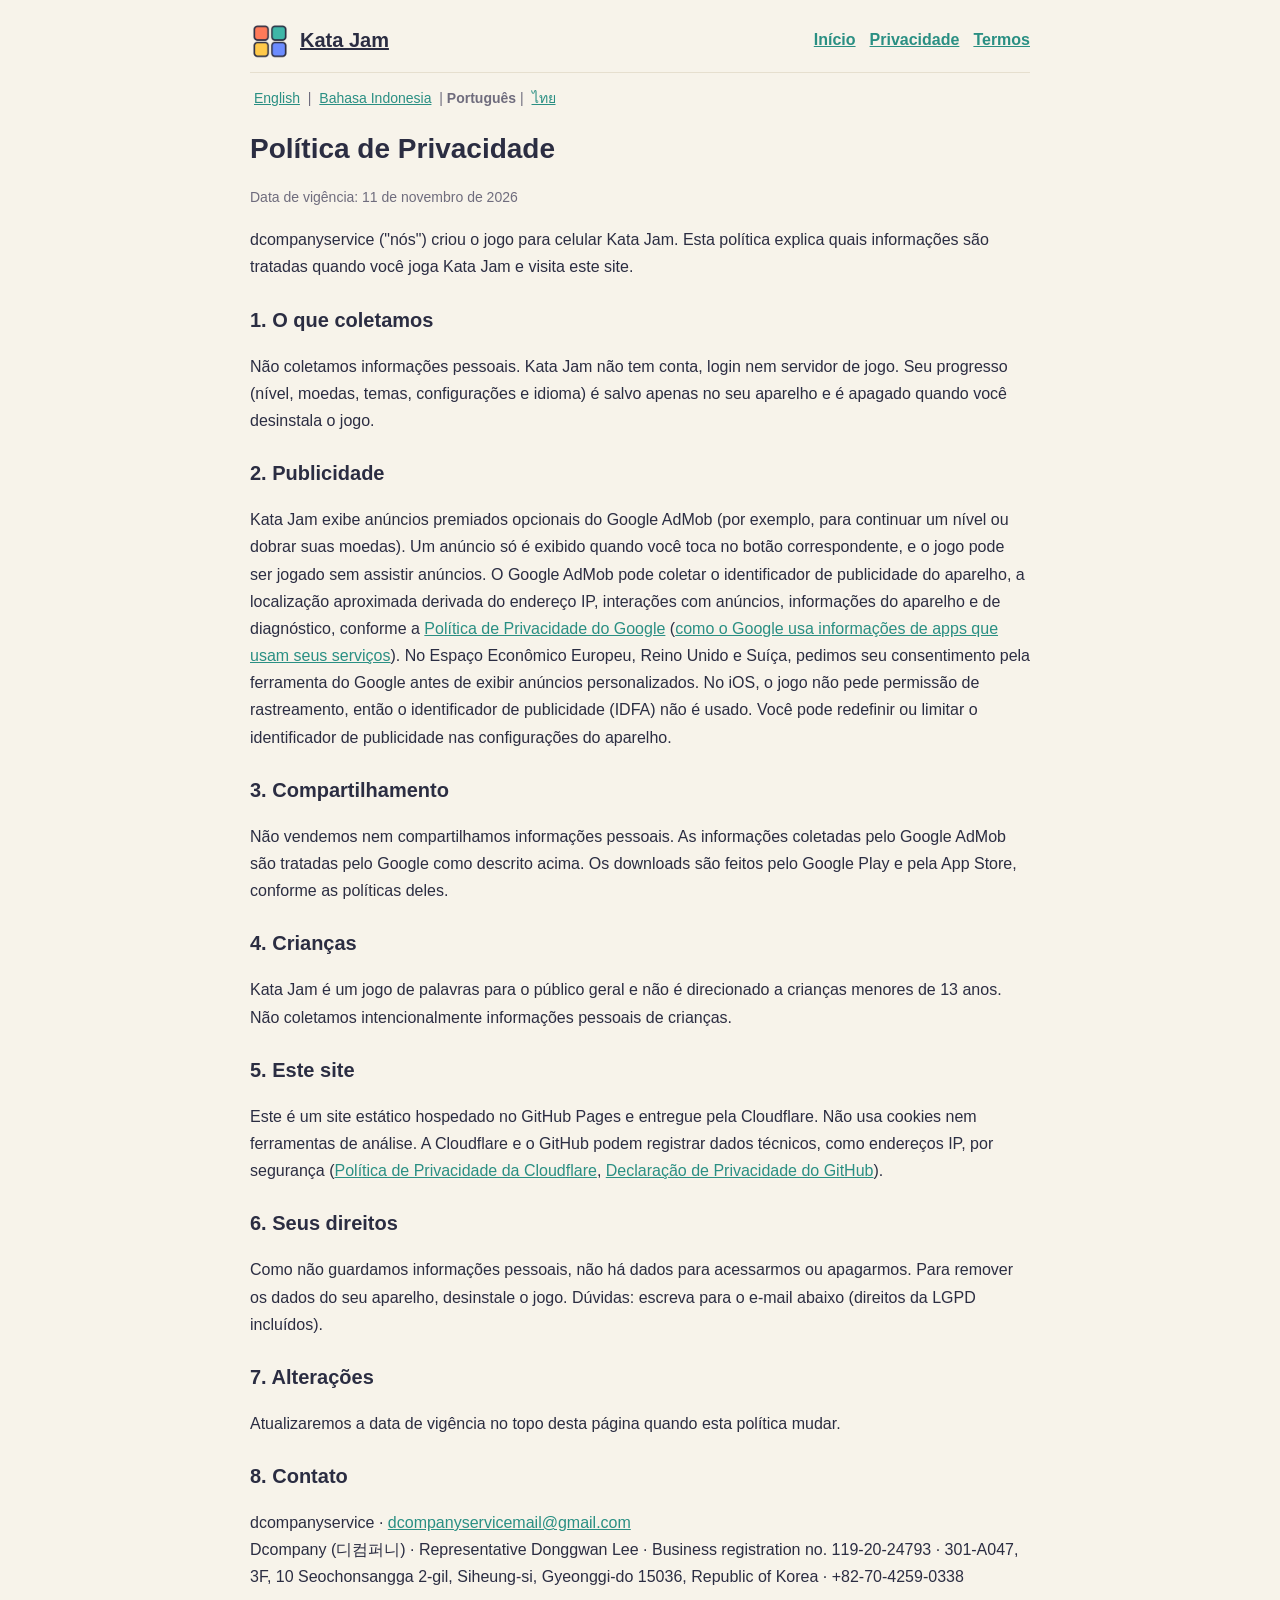
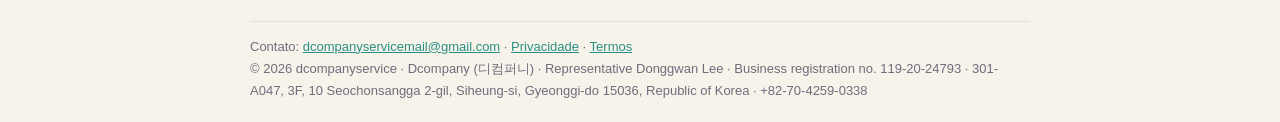
<file: pt/privacy/index.html>
<!DOCTYPE html><html lang="pt"><head><meta charset="UTF-8"><meta name="viewport" content="width=device-width,initial-scale=1"><title>Política de Privacidade - Kata Jam</title><meta name="description" content="Política de Privacidade"><link rel="canonical" href="https://kata-jam.com/pt/privacy/"><link rel="alternate" hreflang="en" href="https://kata-jam.com/en/privacy/"><link rel="alternate" hreflang="id" href="https://kata-jam.com/id/privacy/"><link rel="alternate" hreflang="pt" href="https://kata-jam.com/pt/privacy/"><link rel="alternate" hreflang="th" href="https://kata-jam.com/th/privacy/"><link rel="alternate" hreflang="x-default" href="https://kata-jam.com/en/privacy/"><link rel="icon" type="image/png" href="/assets/icon.png"><link rel="stylesheet" href="/assets/style.css"></head><body><div class="wrap"><header><a class="brand" href="/pt/"><img src="/assets/icon.png" alt="">Kata Jam</a><nav><a href="/pt/">Início</a><a href="/pt/privacy/">Privacidade</a><a href="/pt/terms/">Termos</a></nav></header><p class="langs"><a href="/en/privacy/">English</a> | <a href="/id/privacy/">Bahasa Indonesia</a> | <b>Português</b> | <a href="/th/privacy/">ไทย</a></p><h1>Política de Privacidade</h1><p class="langs">Data de vigência: 11 de novembro de 2026</p><p>dcompanyservice ("nós") criou o jogo para celular Kata Jam. Esta política explica quais informações são tratadas quando você joga Kata Jam e visita este site.</p><h2>1. O que coletamos</h2><p>Não coletamos informações pessoais. Kata Jam não tem conta, login nem servidor de jogo. Seu progresso (nível, moedas, temas, configurações e idioma) é salvo apenas no seu aparelho e é apagado quando você desinstala o jogo.</p><h2>2. Publicidade</h2><p>Kata Jam exibe anúncios premiados opcionais do Google AdMob (por exemplo, para continuar um nível ou dobrar suas moedas). Um anúncio só é exibido quando você toca no botão correspondente, e o jogo pode ser jogado sem assistir anúncios. O Google AdMob pode coletar o identificador de publicidade do aparelho, a localização aproximada derivada do endereço IP, interações com anúncios, informações do aparelho e de diagnóstico, conforme a <a href="https://policies.google.com/privacy">Política de Privacidade do Google</a> (<a href="https://policies.google.com/technologies/partner-sites">como o Google usa informações de apps que usam seus serviços</a>). No Espaço Econômico Europeu, Reino Unido e Suíça, pedimos seu consentimento pela ferramenta do Google antes de exibir anúncios personalizados. No iOS, o jogo não pede permissão de rastreamento, então o identificador de publicidade (IDFA) não é usado. Você pode redefinir ou limitar o identificador de publicidade nas configurações do aparelho.</p><h2>3. Compartilhamento</h2><p>Não vendemos nem compartilhamos informações pessoais. As informações coletadas pelo Google AdMob são tratadas pelo Google como descrito acima. Os downloads são feitos pelo Google Play e pela App Store, conforme as políticas deles.</p><h2>4. Crianças</h2><p>Kata Jam é um jogo de palavras para o público geral e não é direcionado a crianças menores de 13 anos. Não coletamos intencionalmente informações pessoais de crianças.</p><h2>5. Este site</h2><p>Este é um site estático hospedado no GitHub Pages e entregue pela Cloudflare. Não usa cookies nem ferramentas de análise. A Cloudflare e o GitHub podem registrar dados técnicos, como endereços IP, por segurança (<a href="https://www.cloudflare.com/privacypolicy/">Política de Privacidade da Cloudflare</a>, <a href="https://docs.github.com/site-policy/privacy-policies/github-general-privacy-statement">Declaração de Privacidade do GitHub</a>).</p><h2>6. Seus direitos</h2><p>Como não guardamos informações pessoais, não há dados para acessarmos ou apagarmos. Para remover os dados do seu aparelho, desinstale o jogo. Dúvidas: escreva para o e-mail abaixo (direitos da LGPD incluídos).</p><h2>7. Alterações</h2><p>Atualizaremos a data de vigência no topo desta página quando esta política mudar.</p><h2>8. Contato</h2><p>dcompanyservice &middot; <a href="mailto:dcompanyservicemail@gmail.com">dcompanyservicemail@gmail.com</a><br>Dcompany (디컴퍼니) &middot; Representative Donggwan Lee &middot; Business registration no. 119-20-24793 &middot; 301-A047, 3F, 10 Seochonsangga 2-gil, Siheung-si, Gyeonggi-do 15036, Republic of Korea &middot; +82-70-4259-0338</p><footer>Contato: <a href="mailto:dcompanyservicemail@gmail.com">dcompanyservicemail@gmail.com</a> &middot; <a href="/pt/privacy/">Privacidade</a> &middot; <a href="/pt/terms/">Termos</a><br>&copy; 2026 dcompanyservice &middot; Dcompany (디컴퍼니) &middot; Representative Donggwan Lee &middot; Business registration no. 119-20-24793 &middot; 301-A047, 3F, 10 Seochonsangga 2-gil, Siheung-si, Gyeonggi-do 15036, Republic of Korea &middot; +82-70-4259-0338</footer></div></body></html>
</file>
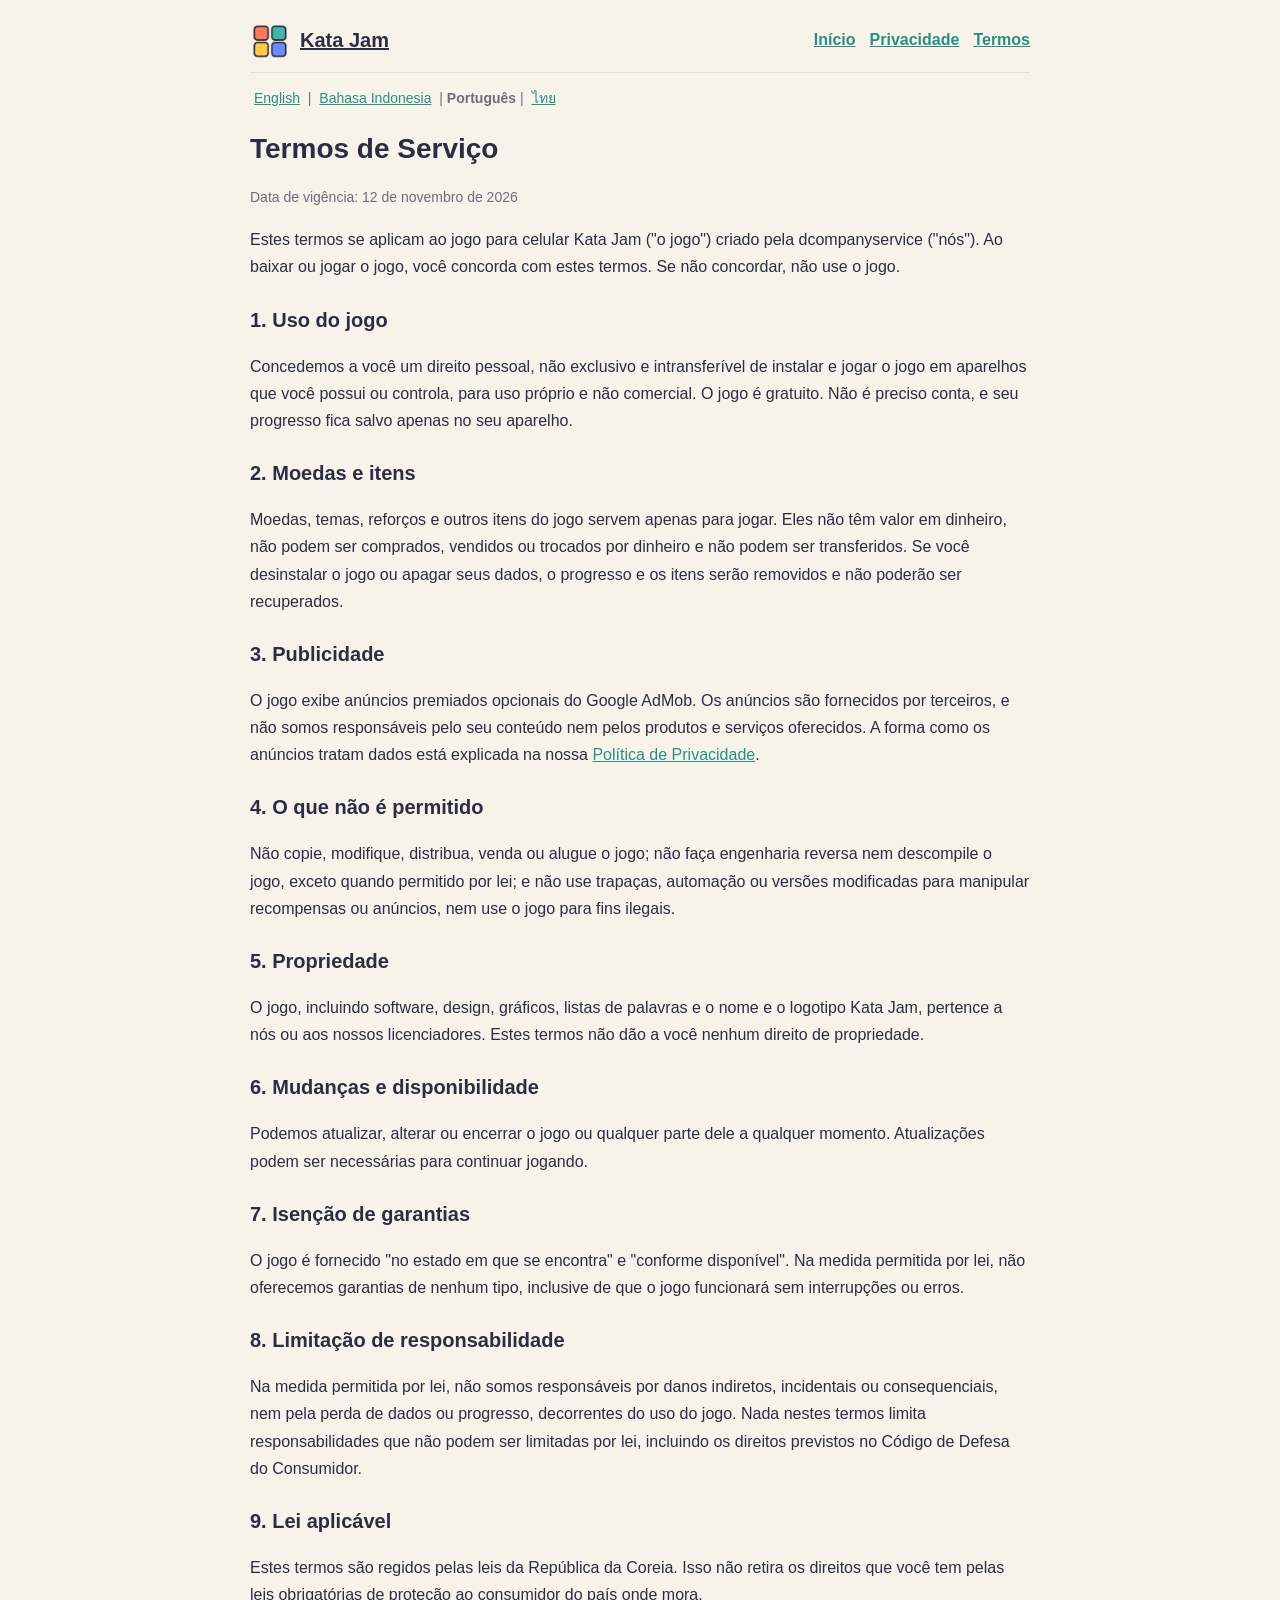
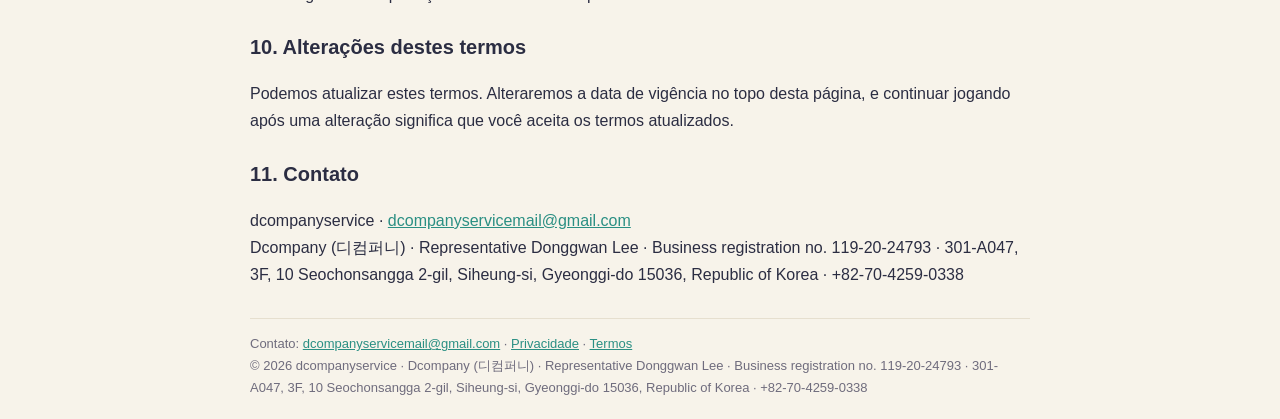
<file: pt/terms/index.html>
<!DOCTYPE html><html lang="pt"><head><meta charset="UTF-8"><meta name="viewport" content="width=device-width,initial-scale=1"><title>Termos de Serviço - Kata Jam</title><meta name="description" content="Termos de Serviço"><link rel="canonical" href="https://kata-jam.com/pt/terms/"><link rel="alternate" hreflang="en" href="https://kata-jam.com/en/terms/"><link rel="alternate" hreflang="id" href="https://kata-jam.com/id/terms/"><link rel="alternate" hreflang="pt" href="https://kata-jam.com/pt/terms/"><link rel="alternate" hreflang="th" href="https://kata-jam.com/th/terms/"><link rel="alternate" hreflang="x-default" href="https://kata-jam.com/en/terms/"><link rel="icon" type="image/png" href="/assets/icon.png"><link rel="stylesheet" href="/assets/style.css"></head><body><div class="wrap"><header><a class="brand" href="/pt/"><img src="/assets/icon.png" alt="">Kata Jam</a><nav><a href="/pt/">Início</a><a href="/pt/privacy/">Privacidade</a><a href="/pt/terms/">Termos</a></nav></header><p class="langs"><a href="/en/terms/">English</a> | <a href="/id/terms/">Bahasa Indonesia</a> | <b>Português</b> | <a href="/th/terms/">ไทย</a></p><h1>Termos de Serviço</h1><p class="langs">Data de vigência: 12 de novembro de 2026</p><p>Estes termos se aplicam ao jogo para celular Kata Jam ("o jogo") criado pela dcompanyservice ("nós"). Ao baixar ou jogar o jogo, você concorda com estes termos. Se não concordar, não use o jogo.</p><h2>1. Uso do jogo</h2><p>Concedemos a você um direito pessoal, não exclusivo e intransferível de instalar e jogar o jogo em aparelhos que você possui ou controla, para uso próprio e não comercial. O jogo é gratuito. Não é preciso conta, e seu progresso fica salvo apenas no seu aparelho.</p><h2>2. Moedas e itens</h2><p>Moedas, temas, reforços e outros itens do jogo servem apenas para jogar. Eles não têm valor em dinheiro, não podem ser comprados, vendidos ou trocados por dinheiro e não podem ser transferidos. Se você desinstalar o jogo ou apagar seus dados, o progresso e os itens serão removidos e não poderão ser recuperados.</p><h2>3. Publicidade</h2><p>O jogo exibe anúncios premiados opcionais do Google AdMob. Os anúncios são fornecidos por terceiros, e não somos responsáveis pelo seu conteúdo nem pelos produtos e serviços oferecidos. A forma como os anúncios tratam dados está explicada na nossa <a href="/pt/privacy/">Política de Privacidade</a>.</p><h2>4. O que não é permitido</h2><p>Não copie, modifique, distribua, venda ou alugue o jogo; não faça engenharia reversa nem descompile o jogo, exceto quando permitido por lei; e não use trapaças, automação ou versões modificadas para manipular recompensas ou anúncios, nem use o jogo para fins ilegais.</p><h2>5. Propriedade</h2><p>O jogo, incluindo software, design, gráficos, listas de palavras e o nome e o logotipo Kata Jam, pertence a nós ou aos nossos licenciadores. Estes termos não dão a você nenhum direito de propriedade.</p><h2>6. Mudanças e disponibilidade</h2><p>Podemos atualizar, alterar ou encerrar o jogo ou qualquer parte dele a qualquer momento. Atualizações podem ser necessárias para continuar jogando.</p><h2>7. Isenção de garantias</h2><p>O jogo é fornecido "no estado em que se encontra" e "conforme disponível". Na medida permitida por lei, não oferecemos garantias de nenhum tipo, inclusive de que o jogo funcionará sem interrupções ou erros.</p><h2>8. Limitação de responsabilidade</h2><p>Na medida permitida por lei, não somos responsáveis por danos indiretos, incidentais ou consequenciais, nem pela perda de dados ou progresso, decorrentes do uso do jogo. Nada nestes termos limita responsabilidades que não podem ser limitadas por lei, incluindo os direitos previstos no Código de Defesa do Consumidor.</p><h2>9. Lei aplicável</h2><p>Estes termos são regidos pelas leis da República da Coreia. Isso não retira os direitos que você tem pelas leis obrigatórias de proteção ao consumidor do país onde mora.</p><h2>10. Alterações destes termos</h2><p>Podemos atualizar estes termos. Alteraremos a data de vigência no topo desta página, e continuar jogando após uma alteração significa que você aceita os termos atualizados.</p><h2>11. Contato</h2><p>dcompanyservice &middot; <a href="mailto:dcompanyservicemail@gmail.com">dcompanyservicemail@gmail.com</a><br>Dcompany (디컴퍼니) &middot; Representative Donggwan Lee &middot; Business registration no. 119-20-24793 &middot; 301-A047, 3F, 10 Seochonsangga 2-gil, Siheung-si, Gyeonggi-do 15036, Republic of Korea &middot; +82-70-4259-0338</p><footer>Contato: <a href="mailto:dcompanyservicemail@gmail.com">dcompanyservicemail@gmail.com</a> &middot; <a href="/pt/privacy/">Privacidade</a> &middot; <a href="/pt/terms/">Termos</a><br>&copy; 2026 dcompanyservice &middot; Dcompany (디컴퍼니) &middot; Representative Donggwan Lee &middot; Business registration no. 119-20-24793 &middot; 301-A047, 3F, 10 Seochonsangga 2-gil, Siheung-si, Gyeonggi-do 15036, Republic of Korea &middot; +82-70-4259-0338</footer></div></body></html>
</file>
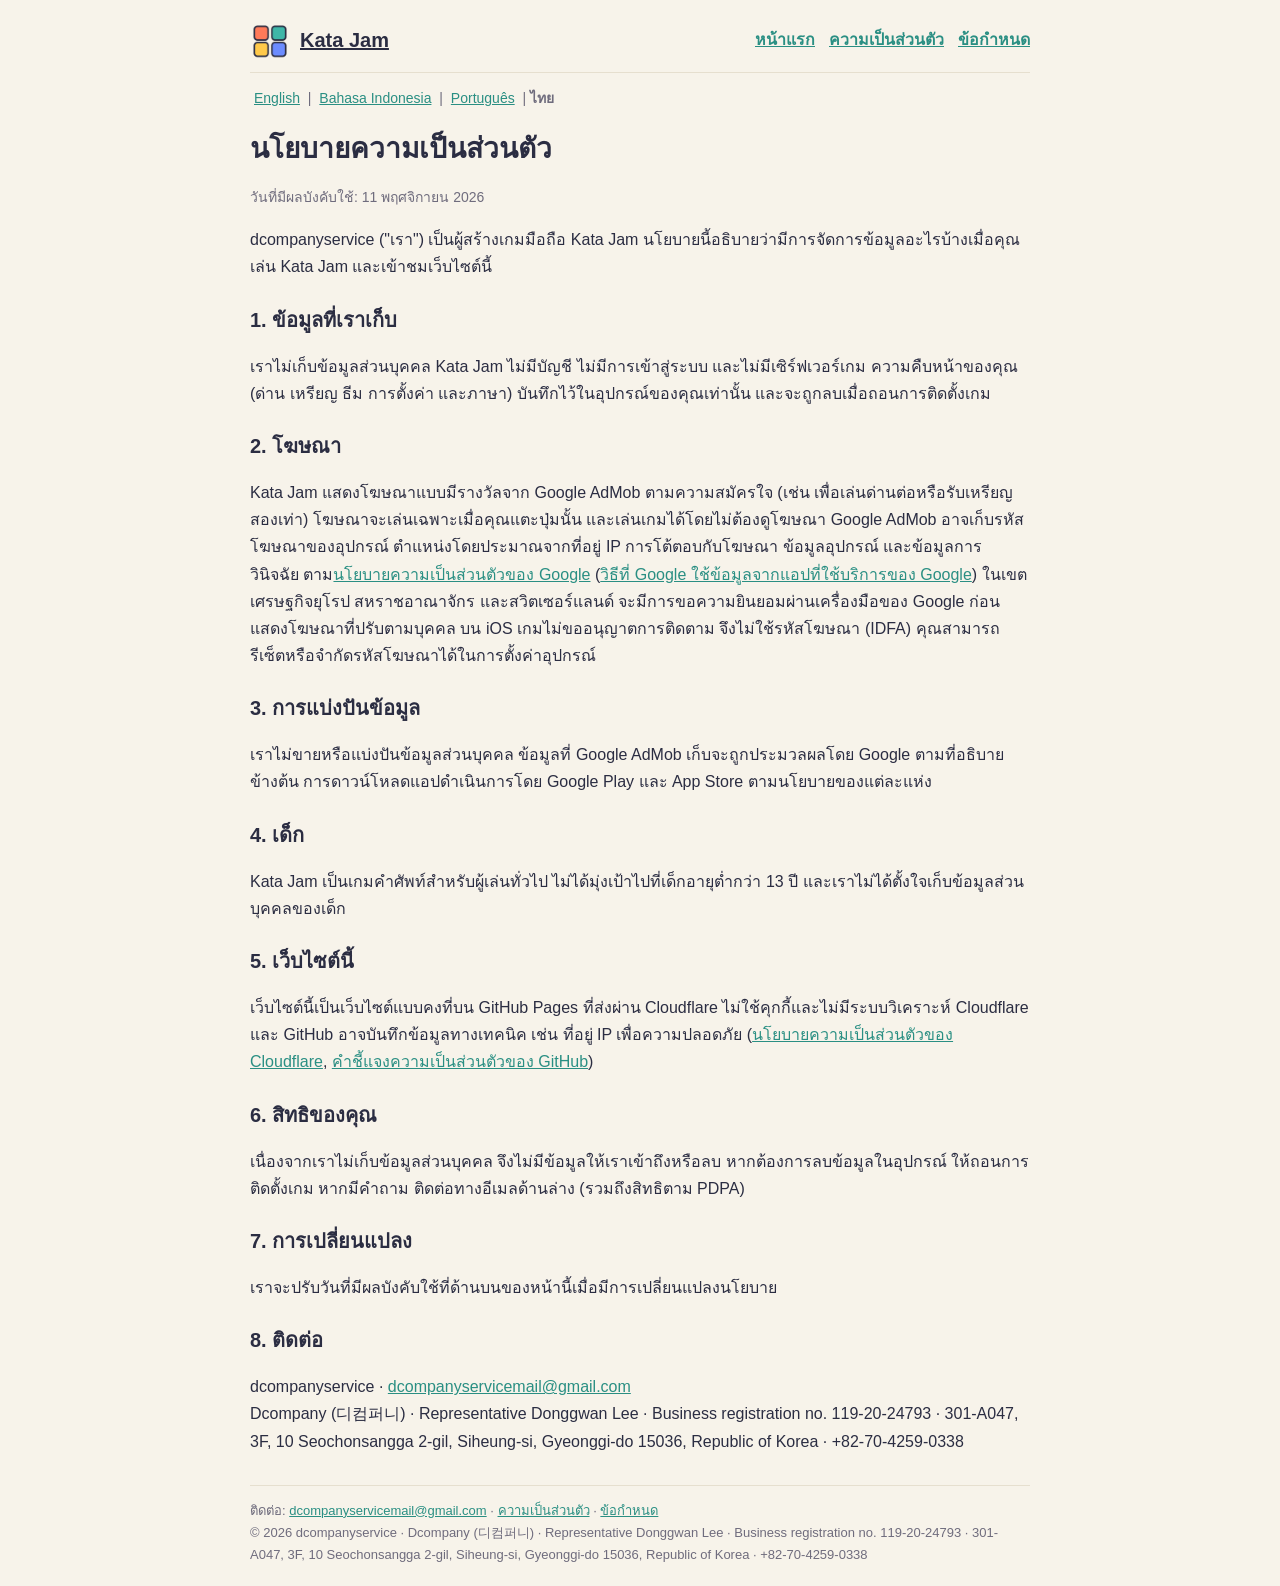
<file: th/privacy/index.html>
<!DOCTYPE html><html lang="th"><head><meta charset="UTF-8"><meta name="viewport" content="width=device-width,initial-scale=1"><title>นโยบายความเป็นส่วนตัว - Kata Jam</title><meta name="description" content="นโยบายความเป็นส่วนตัว"><link rel="canonical" href="https://kata-jam.com/th/privacy/"><link rel="alternate" hreflang="en" href="https://kata-jam.com/en/privacy/"><link rel="alternate" hreflang="id" href="https://kata-jam.com/id/privacy/"><link rel="alternate" hreflang="pt" href="https://kata-jam.com/pt/privacy/"><link rel="alternate" hreflang="th" href="https://kata-jam.com/th/privacy/"><link rel="alternate" hreflang="x-default" href="https://kata-jam.com/en/privacy/"><link rel="icon" type="image/png" href="/assets/icon.png"><link rel="stylesheet" href="/assets/style.css"></head><body><div class="wrap"><header><a class="brand" href="/th/"><img src="/assets/icon.png" alt="">Kata Jam</a><nav><a href="/th/">หน้าแรก</a><a href="/th/privacy/">ความเป็นส่วนตัว</a><a href="/th/terms/">ข้อกำหนด</a></nav></header><p class="langs"><a href="/en/privacy/">English</a> | <a href="/id/privacy/">Bahasa Indonesia</a> | <a href="/pt/privacy/">Português</a> | <b>ไทย</b></p><h1>นโยบายความเป็นส่วนตัว</h1><p class="langs">วันที่มีผลบังคับใช้: 11 พฤศจิกายน 2026</p><p>dcompanyservice ("เรา") เป็นผู้สร้างเกมมือถือ Kata Jam นโยบายนี้อธิบายว่ามีการจัดการข้อมูลอะไรบ้างเมื่อคุณเล่น Kata Jam และเข้าชมเว็บไซต์นี้</p><h2>1. ข้อมูลที่เราเก็บ</h2><p>เราไม่เก็บข้อมูลส่วนบุคคล Kata Jam ไม่มีบัญชี ไม่มีการเข้าสู่ระบบ และไม่มีเซิร์ฟเวอร์เกม ความคืบหน้าของคุณ (ด่าน เหรียญ ธีม การตั้งค่า และภาษา) บันทึกไว้ในอุปกรณ์ของคุณเท่านั้น และจะถูกลบเมื่อถอนการติดตั้งเกม</p><h2>2. โฆษณา</h2><p>Kata Jam แสดงโฆษณาแบบมีรางวัลจาก Google AdMob ตามความสมัครใจ (เช่น เพื่อเล่นด่านต่อหรือรับเหรียญสองเท่า) โฆษณาจะเล่นเฉพาะเมื่อคุณแตะปุ่มนั้น และเล่นเกมได้โดยไม่ต้องดูโฆษณา Google AdMob อาจเก็บรหัสโฆษณาของอุปกรณ์ ตำแหน่งโดยประมาณจากที่อยู่ IP การโต้ตอบกับโฆษณา ข้อมูลอุปกรณ์ และข้อมูลการวินิจฉัย ตาม<a href="https://policies.google.com/privacy">นโยบายความเป็นส่วนตัวของ Google</a> (<a href="https://policies.google.com/technologies/partner-sites">วิธีที่ Google ใช้ข้อมูลจากแอปที่ใช้บริการของ Google</a>) ในเขตเศรษฐกิจยุโรป สหราชอาณาจักร และสวิตเซอร์แลนด์ จะมีการขอความยินยอมผ่านเครื่องมือของ Google ก่อนแสดงโฆษณาที่ปรับตามบุคคล บน iOS เกมไม่ขออนุญาตการติดตาม จึงไม่ใช้รหัสโฆษณา (IDFA) คุณสามารถรีเซ็ตหรือจำกัดรหัสโฆษณาได้ในการตั้งค่าอุปกรณ์</p><h2>3. การแบ่งปันข้อมูล</h2><p>เราไม่ขายหรือแบ่งปันข้อมูลส่วนบุคคล ข้อมูลที่ Google AdMob เก็บจะถูกประมวลผลโดย Google ตามที่อธิบายข้างต้น การดาวน์โหลดแอปดำเนินการโดย Google Play และ App Store ตามนโยบายของแต่ละแห่ง</p><h2>4. เด็ก</h2><p>Kata Jam เป็นเกมคำศัพท์สำหรับผู้เล่นทั่วไป ไม่ได้มุ่งเป้าไปที่เด็กอายุต่ำกว่า 13 ปี และเราไม่ได้ตั้งใจเก็บข้อมูลส่วนบุคคลของเด็ก</p><h2>5. เว็บไซต์นี้</h2><p>เว็บไซต์นี้เป็นเว็บไซต์แบบคงที่บน GitHub Pages ที่ส่งผ่าน Cloudflare ไม่ใช้คุกกี้และไม่มีระบบวิเคราะห์ Cloudflare และ GitHub อาจบันทึกข้อมูลทางเทคนิค เช่น ที่อยู่ IP เพื่อความปลอดภัย (<a href="https://www.cloudflare.com/privacypolicy/">นโยบายความเป็นส่วนตัวของ Cloudflare</a>, <a href="https://docs.github.com/site-policy/privacy-policies/github-general-privacy-statement">คำชี้แจงความเป็นส่วนตัวของ GitHub</a>)</p><h2>6. สิทธิของคุณ</h2><p>เนื่องจากเราไม่เก็บข้อมูลส่วนบุคคล จึงไม่มีข้อมูลให้เราเข้าถึงหรือลบ หากต้องการลบข้อมูลในอุปกรณ์ ให้ถอนการติดตั้งเกม หากมีคำถาม ติดต่อทางอีเมลด้านล่าง (รวมถึงสิทธิตาม PDPA)</p><h2>7. การเปลี่ยนแปลง</h2><p>เราจะปรับวันที่มีผลบังคับใช้ที่ด้านบนของหน้านี้เมื่อมีการเปลี่ยนแปลงนโยบาย</p><h2>8. ติดต่อ</h2><p>dcompanyservice &middot; <a href="mailto:dcompanyservicemail@gmail.com">dcompanyservicemail@gmail.com</a><br>Dcompany (디컴퍼니) &middot; Representative Donggwan Lee &middot; Business registration no. 119-20-24793 &middot; 301-A047, 3F, 10 Seochonsangga 2-gil, Siheung-si, Gyeonggi-do 15036, Republic of Korea &middot; +82-70-4259-0338</p><footer>ติดต่อ: <a href="mailto:dcompanyservicemail@gmail.com">dcompanyservicemail@gmail.com</a> &middot; <a href="/th/privacy/">ความเป็นส่วนตัว</a> &middot; <a href="/th/terms/">ข้อกำหนด</a><br>&copy; 2026 dcompanyservice &middot; Dcompany (디컴퍼니) &middot; Representative Donggwan Lee &middot; Business registration no. 119-20-24793 &middot; 301-A047, 3F, 10 Seochonsangga 2-gil, Siheung-si, Gyeonggi-do 15036, Republic of Korea &middot; +82-70-4259-0338</footer></div></body></html>
</file>
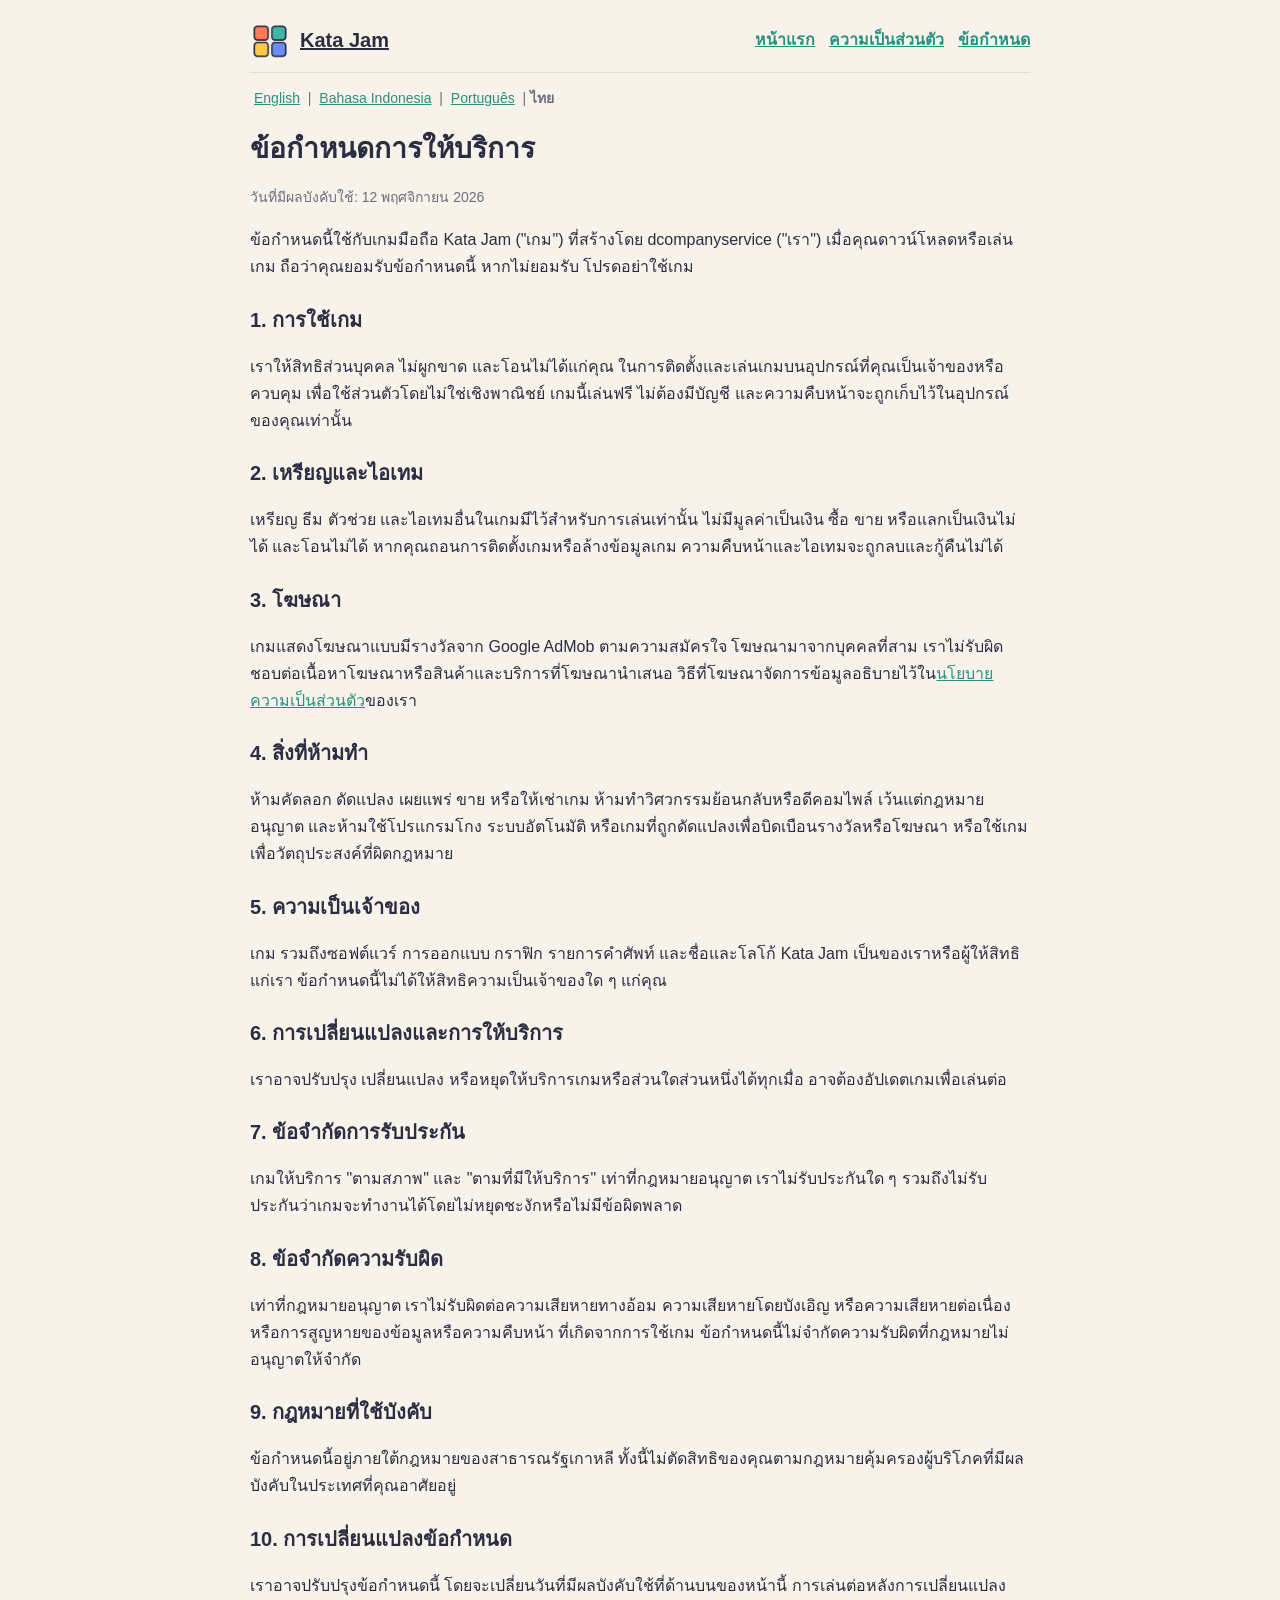
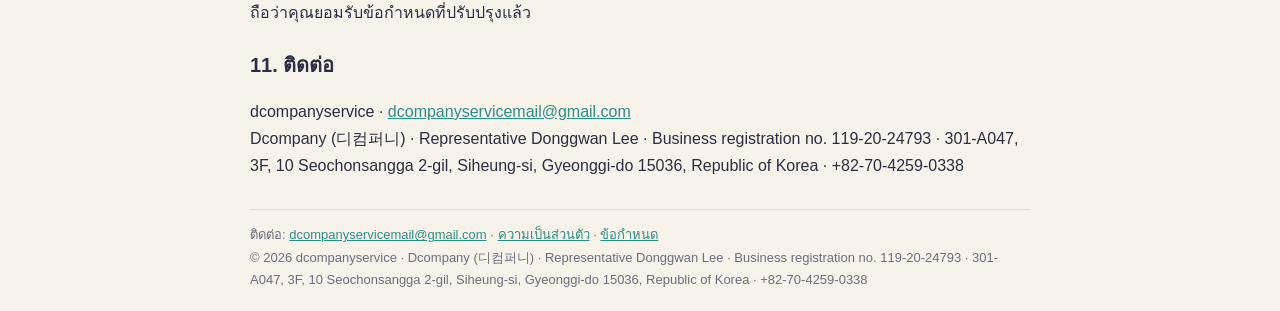
<file: th/terms/index.html>
<!DOCTYPE html><html lang="th"><head><meta charset="UTF-8"><meta name="viewport" content="width=device-width,initial-scale=1"><title>ข้อกำหนดการให้บริการ - Kata Jam</title><meta name="description" content="ข้อกำหนดการให้บริการ"><link rel="canonical" href="https://kata-jam.com/th/terms/"><link rel="alternate" hreflang="en" href="https://kata-jam.com/en/terms/"><link rel="alternate" hreflang="id" href="https://kata-jam.com/id/terms/"><link rel="alternate" hreflang="pt" href="https://kata-jam.com/pt/terms/"><link rel="alternate" hreflang="th" href="https://kata-jam.com/th/terms/"><link rel="alternate" hreflang="x-default" href="https://kata-jam.com/en/terms/"><link rel="icon" type="image/png" href="/assets/icon.png"><link rel="stylesheet" href="/assets/style.css"></head><body><div class="wrap"><header><a class="brand" href="/th/"><img src="/assets/icon.png" alt="">Kata Jam</a><nav><a href="/th/">หน้าแรก</a><a href="/th/privacy/">ความเป็นส่วนตัว</a><a href="/th/terms/">ข้อกำหนด</a></nav></header><p class="langs"><a href="/en/terms/">English</a> | <a href="/id/terms/">Bahasa Indonesia</a> | <a href="/pt/terms/">Português</a> | <b>ไทย</b></p><h1>ข้อกำหนดการให้บริการ</h1><p class="langs">วันที่มีผลบังคับใช้: 12 พฤศจิกายน 2026</p><p>ข้อกำหนดนี้ใช้กับเกมมือถือ Kata Jam ("เกม") ที่สร้างโดย dcompanyservice ("เรา") เมื่อคุณดาวน์โหลดหรือเล่นเกม ถือว่าคุณยอมรับข้อกำหนดนี้ หากไม่ยอมรับ โปรดอย่าใช้เกม</p><h2>1. การใช้เกม</h2><p>เราให้สิทธิส่วนบุคคล ไม่ผูกขาด และโอนไม่ได้แก่คุณ ในการติดตั้งและเล่นเกมบนอุปกรณ์ที่คุณเป็นเจ้าของหรือควบคุม เพื่อใช้ส่วนตัวโดยไม่ใช่เชิงพาณิชย์ เกมนี้เล่นฟรี ไม่ต้องมีบัญชี และความคืบหน้าจะถูกเก็บไว้ในอุปกรณ์ของคุณเท่านั้น</p><h2>2. เหรียญและไอเทม</h2><p>เหรียญ ธีม ตัวช่วย และไอเทมอื่นในเกมมีไว้สำหรับการเล่นเท่านั้น ไม่มีมูลค่าเป็นเงิน ซื้อ ขาย หรือแลกเป็นเงินไม่ได้ และโอนไม่ได้ หากคุณถอนการติดตั้งเกมหรือล้างข้อมูลเกม ความคืบหน้าและไอเทมจะถูกลบและกู้คืนไม่ได้</p><h2>3. โฆษณา</h2><p>เกมแสดงโฆษณาแบบมีรางวัลจาก Google AdMob ตามความสมัครใจ โฆษณามาจากบุคคลที่สาม เราไม่รับผิดชอบต่อเนื้อหาโฆษณาหรือสินค้าและบริการที่โฆษณานำเสนอ วิธีที่โฆษณาจัดการข้อมูลอธิบายไว้ใน<a href="/th/privacy/">นโยบายความเป็นส่วนตัว</a>ของเรา</p><h2>4. สิ่งที่ห้ามทำ</h2><p>ห้ามคัดลอก ดัดแปลง เผยแพร่ ขาย หรือให้เช่าเกม ห้ามทำวิศวกรรมย้อนกลับหรือดีคอมไพล์ เว้นแต่กฎหมายอนุญาต และห้ามใช้โปรแกรมโกง ระบบอัตโนมัติ หรือเกมที่ถูกดัดแปลงเพื่อบิดเบือนรางวัลหรือโฆษณา หรือใช้เกมเพื่อวัตถุประสงค์ที่ผิดกฎหมาย</p><h2>5. ความเป็นเจ้าของ</h2><p>เกม รวมถึงซอฟต์แวร์ การออกแบบ กราฟิก รายการคำศัพท์ และชื่อและโลโก้ Kata Jam เป็นของเราหรือผู้ให้สิทธิแก่เรา ข้อกำหนดนี้ไม่ได้ให้สิทธิความเป็นเจ้าของใด ๆ แก่คุณ</p><h2>6. การเปลี่ยนแปลงและการให้บริการ</h2><p>เราอาจปรับปรุง เปลี่ยนแปลง หรือหยุดให้บริการเกมหรือส่วนใดส่วนหนึ่งได้ทุกเมื่อ อาจต้องอัปเดตเกมเพื่อเล่นต่อ</p><h2>7. ข้อจำกัดการรับประกัน</h2><p>เกมให้บริการ "ตามสภาพ" และ "ตามที่มีให้บริการ" เท่าที่กฎหมายอนุญาต เราไม่รับประกันใด ๆ รวมถึงไม่รับประกันว่าเกมจะทำงานได้โดยไม่หยุดชะงักหรือไม่มีข้อผิดพลาด</p><h2>8. ข้อจำกัดความรับผิด</h2><p>เท่าที่กฎหมายอนุญาต เราไม่รับผิดต่อความเสียหายทางอ้อม ความเสียหายโดยบังเอิญ หรือความเสียหายต่อเนื่อง หรือการสูญหายของข้อมูลหรือความคืบหน้า ที่เกิดจากการใช้เกม ข้อกำหนดนี้ไม่จำกัดความรับผิดที่กฎหมายไม่อนุญาตให้จำกัด</p><h2>9. กฎหมายที่ใช้บังคับ</h2><p>ข้อกำหนดนี้อยู่ภายใต้กฎหมายของสาธารณรัฐเกาหลี ทั้งนี้ไม่ตัดสิทธิของคุณตามกฎหมายคุ้มครองผู้บริโภคที่มีผลบังคับในประเทศที่คุณอาศัยอยู่</p><h2>10. การเปลี่ยนแปลงข้อกำหนด</h2><p>เราอาจปรับปรุงข้อกำหนดนี้ โดยจะเปลี่ยนวันที่มีผลบังคับใช้ที่ด้านบนของหน้านี้ การเล่นต่อหลังการเปลี่ยนแปลงถือว่าคุณยอมรับข้อกำหนดที่ปรับปรุงแล้ว</p><h2>11. ติดต่อ</h2><p>dcompanyservice &middot; <a href="mailto:dcompanyservicemail@gmail.com">dcompanyservicemail@gmail.com</a><br>Dcompany (디컴퍼니) &middot; Representative Donggwan Lee &middot; Business registration no. 119-20-24793 &middot; 301-A047, 3F, 10 Seochonsangga 2-gil, Siheung-si, Gyeonggi-do 15036, Republic of Korea &middot; +82-70-4259-0338</p><footer>ติดต่อ: <a href="mailto:dcompanyservicemail@gmail.com">dcompanyservicemail@gmail.com</a> &middot; <a href="/th/privacy/">ความเป็นส่วนตัว</a> &middot; <a href="/th/terms/">ข้อกำหนด</a><br>&copy; 2026 dcompanyservice &middot; Dcompany (디컴퍼니) &middot; Representative Donggwan Lee &middot; Business registration no. 119-20-24793 &middot; 301-A047, 3F, 10 Seochonsangga 2-gil, Siheung-si, Gyeonggi-do 15036, Republic of Korea &middot; +82-70-4259-0338</footer></div></body></html>
</file>
<file: assets/style.css>
:root{--bg:#f7f3ea;--ink:#2b2d42;--muted:#6f6c7d;--card:#fffdf8;--line:#e6dfcf;--a:#3fb6a8}
*{box-sizing:border-box}body{margin:0;background:var(--bg);color:var(--ink);font-family:-apple-system,BlinkMacSystemFont,"Segoe UI",Roboto,"Noto Sans","Noto Sans Thai",Tahoma,sans-serif;line-height:1.7}
a{color:#2a8f83}.wrap{max-width:820px;margin:0 auto;padding:20px}
header{display:flex;flex-wrap:wrap;align-items:center;gap:12px;justify-content:space-between;padding-bottom:12px;border-bottom:1px solid var(--line)}
header .brand{display:flex;align-items:center;gap:10px;font-weight:800;font-size:20px;color:var(--ink)}header img{width:40px;height:40px;border-radius:10px}
nav a{margin-left:14px;font-weight:600}.langs{font-size:14px;color:var(--muted)}.langs a{margin:0 4px}
.hero{text-align:center;padding:36px 0 12px}.tiles{display:flex;justify-content:center;gap:8px;flex-wrap:wrap;margin:0 auto 4px}
.tiles span{width:56px;height:56px;border-radius:12px;color:#fff;font-weight:900;font-size:30px;display:flex;align-items:center;justify-content:center;box-shadow:0 3px 8px rgba(0,0,0,.12)}
.row{display:flex;justify-content:center;gap:8px;margin-bottom:8px}.tag{color:var(--muted);font-weight:700}
.card{background:var(--card);border:1px solid var(--line);border-radius:16px;padding:18px 22px;margin:18px 0}
.btn{display:inline-block;background:var(--a);color:#fff;font-weight:800;padding:12px 26px;border-radius:999px;margin-top:8px}
h1{font-size:28px;margin:8px 0}h2{font-size:20px;margin:22px 0 6px}footer{color:var(--muted);font-size:13px;border-top:1px solid var(--line);margin-top:30px;padding-top:14px}
</file>
